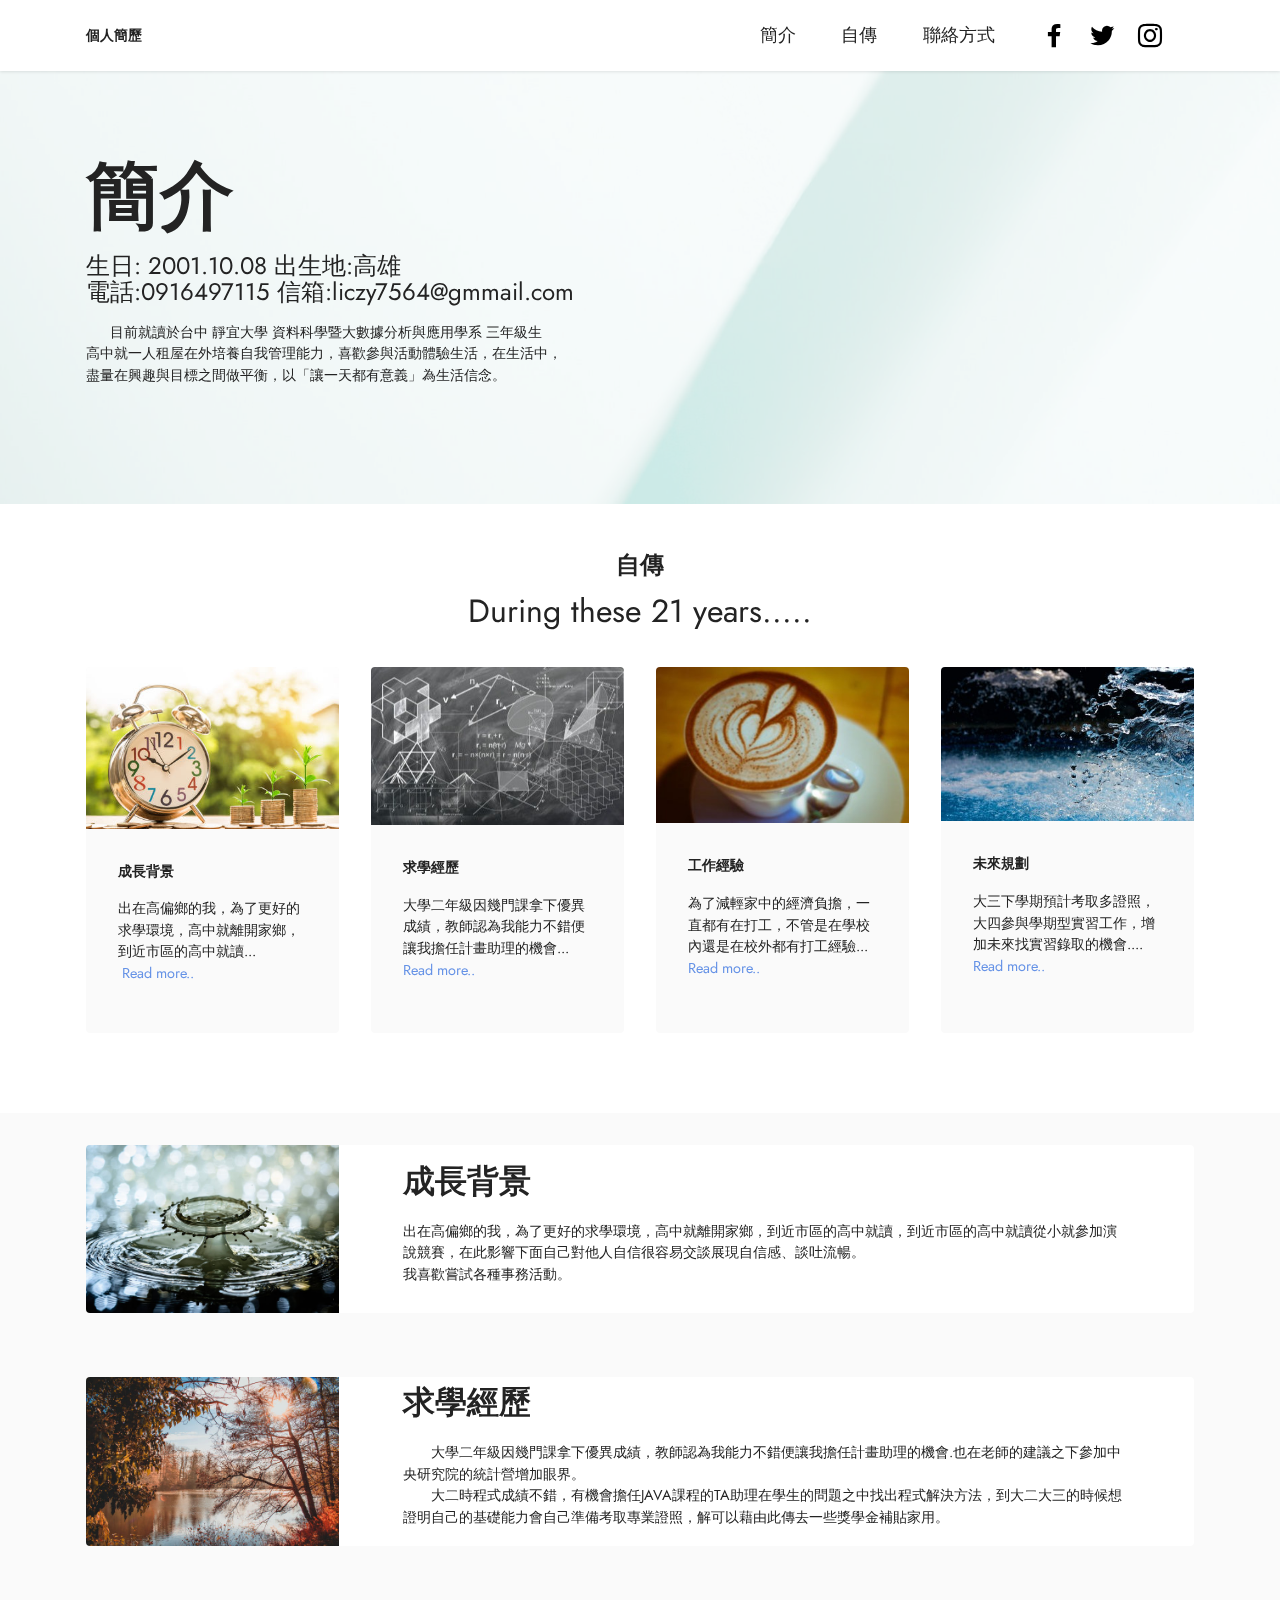
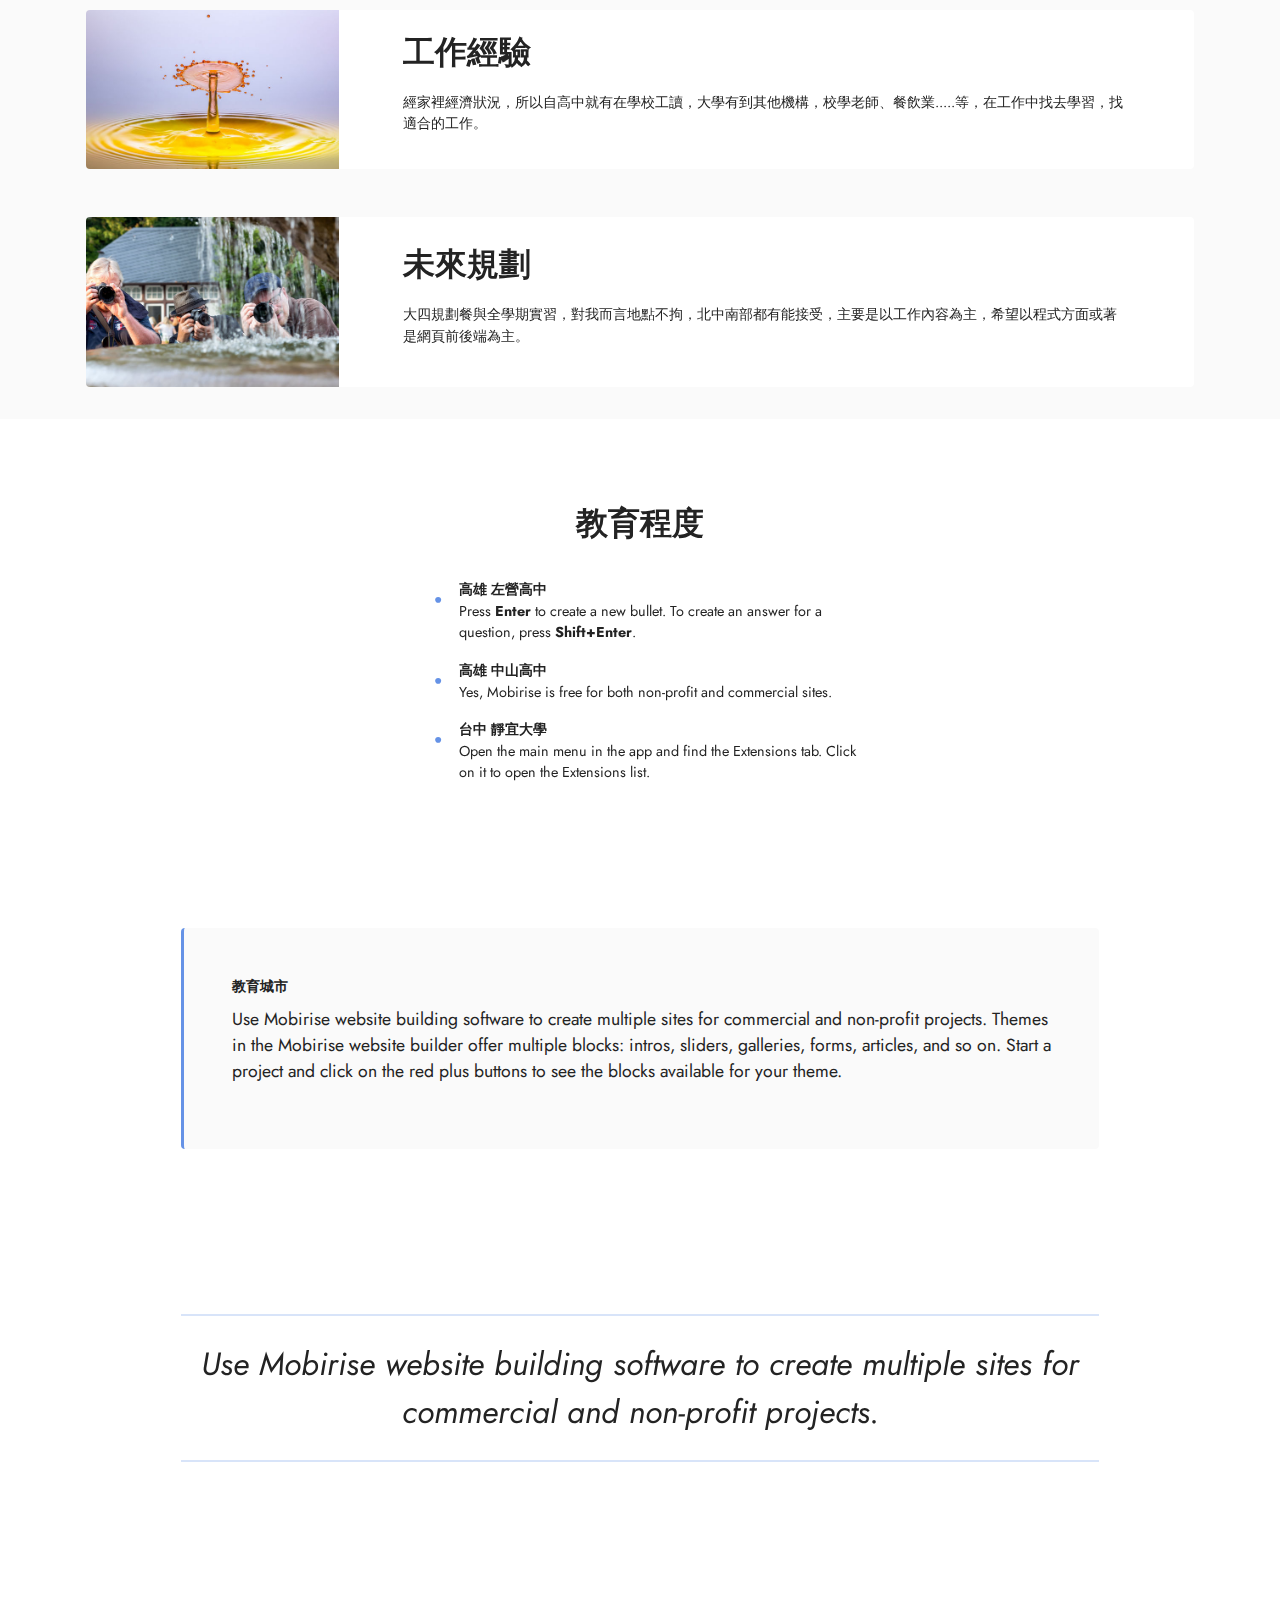
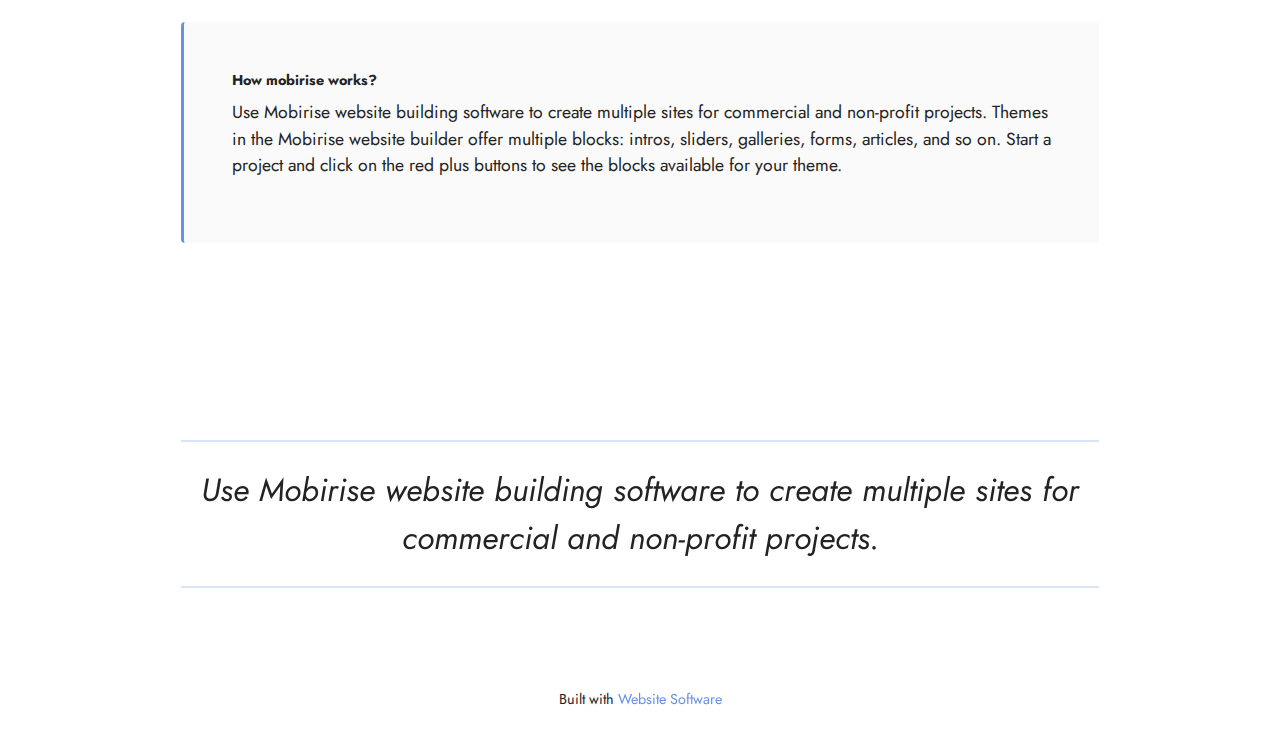
<file: index.html>
<!DOCTYPE html>
<html  >
<head>
  <!-- Site made with Mobirise Website Builder v5.8.4, https://mobirise.com -->
  <meta charset="UTF-8">
  <meta http-equiv="X-UA-Compatible" content="IE=edge">
  <meta name="generator" content="Mobirise v5.8.4, mobirise.com">
  <meta name="viewport" content="width=device-width, initial-scale=1, minimum-scale=1">
  <link rel="shortcut icon" href="assets/images/logo.png" type="image/x-icon">
  <meta name="description" content="">
  
  
  <title>各</title>
  <link rel="stylesheet" href="assets/bootstrap/css/bootstrap.min.css">
  <link rel="stylesheet" href="assets/bootstrap/css/bootstrap-grid.min.css">
  <link rel="stylesheet" href="assets/bootstrap/css/bootstrap-reboot.min.css">
  <link rel="stylesheet" href="assets/parallax/jarallax.css">
  <link rel="stylesheet" href="assets/dropdown/css/style.css">
  <link rel="stylesheet" href="assets/socicon/css/styles.css">
  <link rel="stylesheet" href="assets/theme/css/style.css">
  <link rel="preload" href="https://fonts.googleapis.com/css?family=Jost:100,200,300,400,500,600,700,800,900,100i,200i,300i,400i,500i,600i,700i,800i,900i&display=swap" as="style" onload="this.onload=null;this.rel='stylesheet'">
  <noscript><link rel="stylesheet" href="https://fonts.googleapis.com/css?family=Jost:100,200,300,400,500,600,700,800,900,100i,200i,300i,400i,500i,600i,700i,800i,900i&display=swap"></noscript>
  <link rel="preload" as="style" href="assets/mobirise/css/mbr-additional.css"><link rel="stylesheet" href="assets/mobirise/css/mbr-additional.css" type="text/css">

  
  
  
</head>
<body>
  
  <section data-bs-version="5.1" class="menu menu3 cid-tyDa4Sj9Hs" once="menu" id="menu3-u">
    
    <nav class="navbar navbar-dropdown navbar-fixed-top navbar-expand-lg">
        <div class="container">
            <div class="navbar-brand">
                
                <span class="navbar-caption-wrap"><a class="navbar-caption text-black display-7" href="https://mobiri.se">個人簡歷</a></span>
            </div>
            <button class="navbar-toggler" type="button" data-toggle="collapse" data-bs-toggle="collapse" data-target="#navbarSupportedContent" data-bs-target="#navbarSupportedContent" aria-controls="navbarNavAltMarkup" aria-expanded="false" aria-label="Toggle navigation">
                <div class="hamburger">
                    <span></span>
                    <span></span>
                    <span></span>
                    <span></span>
                </div>
            </button>
            <div class="collapse navbar-collapse" id="navbarSupportedContent">
                <ul class="navbar-nav nav-dropdown nav-right" data-app-modern-menu="true"><li class="nav-item"><a class="nav-link link text-black display-4" href="https://mobiri.se">簡介</a></li>
                    <li class="nav-item"><a class="nav-link link text-black display-4" href="https://mobiri.se">自傳</a></li>
                    <li class="nav-item"><a class="nav-link link text-black display-4" href="https://mobiri.se">聯絡方式</a>
                    </li></ul>
                <div class="icons-menu">
                    <a class="iconfont-wrapper" href="https://mobiri.se" target="_blank">
                        <span class="p-2 mbr-iconfont socicon-facebook socicon"></span>
                    </a>
                    <a class="iconfont-wrapper" href="https://mobiri.se" target="_blank">
                        <span class="p-2 mbr-iconfont socicon-twitter socicon"></span>
                    </a>
                    <a class="iconfont-wrapper" href="https://mobiri.se" target="_blank">
                        <span class="p-2 mbr-iconfont socicon-instagram socicon"></span>
                    </a>
                    
                </div>
                
            </div>
        </div>
    </nav>
</section>

<section data-bs-version="5.1" class="header2 cid-tyDa8mKtp3 mbr-parallax-background" id="header2-v">

    

    
    <div class="mbr-overlay" style="opacity: 0.8; background-color: rgb(255, 255, 255);"></div>

    <div class="container">
        <div class="row">
            <div class="col-12 col-lg-7">
                <h1 class="mbr-section-title mbr-fonts-style mb-3 display-1"><strong>簡介</strong></h1>
                <h2 class="mbr-section-subtitle mbr-fonts-style mb-3 display-2">生日: 2001.10.08   出生地:高雄
<div>電話:0916497115   信箱:liczy7564@gmmail.com</div></h2>
                <p class="mbr-text mbr-fonts-style display-7">&nbsp; &nbsp; &nbsp; 目前就讀於台中 靜宜大學 資料科學暨大數據分析與應用學系 三年級生<br>高中就一人租屋在外培養自我管理能力，喜歡參與活動體驗生活，在生活中，<br>盡量在興趣與目標之間做平衡，以「讓一天都有意義」為生活信念。<br><br></p>
                
            </div>
        </div>
    </div>
</section>

<section data-bs-version="5.1" class="gallery3 cid-tyDaleEtCm" id="gallery3-w">
    
    
    <div class="container">
        <div class="mbr-section-head">
            <h4 class="mbr-section-title mbr-fonts-style align-center mb-0 display-2"><strong>自傳</strong></h4>
            <h5 class="mbr-section-subtitle mbr-fonts-style align-center mb-0 mt-2 display-5">During these 21 years.....</h5>
        </div>
        <div class="row mt-4">
            <div class="item features-image сol-12 col-md-6 col-lg-3">
                <div class="item-wrapper">
                    <div class="item-img">
                        <img src="assets/images/mbr-384x246.jpg" alt="Mobirise Website Builder">
                    </div>
                    <div class="item-content">
                        <h5 class="item-title mbr-fonts-style display-7"><strong>成長背景&nbsp;</strong></h5>
                        
                        <p class="mbr-text mbr-fonts-style mt-3 display-7">
                            出在高偏鄉的我，為了更好的求學環境，高中就離開家鄉，到近市區的高中就讀...<br>&nbsp;<a href="index.html#video4-z" class="text-primary">Read more..</a></p>
                    </div>
                    
                </div>
            </div>
            <div class="item features-image сol-12 col-md-6 col-lg-3">
                <div class="item-wrapper">
                    <div class="item-img">
                        <img src="assets/images/mbr-384x215.jpeg" alt="Mobirise Website Builder">
                    </div>
                    <div class="item-content">
                        <h5 class="item-title mbr-fonts-style display-7"><strong>求學經歷&nbsp;</strong></h5>
                        
                        <p class="mbr-text mbr-fonts-style mt-3 display-7">
                            大學二年級因幾門課拿下優異成績，教師認為我能力不錯便讓我擔任計畫助理的機會...<br><a href="index.html#video5-17" class="text-primary">Read more..</a></p>
                    </div>
                    
                </div>
            </div>
            <div class="item features-image сol-12 col-md-6 col-lg-3">
                <div class="item-wrapper">
                    <div class="item-img">
                        <img src="assets/images/mbr-5-384x256.jpeg" alt="Mobirise Website Builder">
                    </div>
                    <div class="item-content">
                        <h5 class="item-title mbr-fonts-style display-7"><strong>工作經驗&nbsp;</strong></h5>
                        
                        <p class="mbr-text mbr-fonts-style mt-3 display-7">為了減輕家中的經濟負擔，一直都有在打工，不管是在學校內還是在校外都有打工經驗...<br><a href="index.html#video4-15" class="text-primary">Read more..</a></p>
                    </div>
                    
                </div>
            </div>
            <div class="item features-image сol-12 col-md-6 col-lg-3">
                <div class="item-wrapper">
                    <div class="item-img">
                        <img src="assets/images/mbr-384x254.jpeg" alt="Mobirise Website Builder" title="">
                    </div>
                    <div class="item-content">
                        <h5 class="item-title mbr-fonts-style display-7"><strong>未來規劃&nbsp;</strong></h5>
                        
                        <p class="mbr-text mbr-fonts-style mt-3 display-7">
                            大三下學期預計考取多證照，大四參與學期型實習工作，增加未來找實習錄取的機會.... <a href="index.html#video5-18" class="text-primary">Read more..</a></p>
                    </div>
                    
                </div>
            </div>
        </div>
    </div>
</section>

<section data-bs-version="5.1" class="team2 cid-tzUjbdeYjE" xmlns="http://www.w3.org/1999/html" id="team2-1m">
    

    
    
    <div class="container">
        <div class="card">
            <div class="card-wrapper">
                <div class="row align-items-center">
                    <div class="col-12 col-md-3">
                        <div class="image-wrapper">
                            <img src="assets/images/mbr-596x397.jpg" alt="Mobirise Website Builder">
                        </div>
                    </div>
                    <div class="col-12 col-md">
                        <div class="card-box">
                            <h5 class="card-title mbr-fonts-style m-0 mb-3 display-5">
                                <strong>成長背景</strong>
                            </h5>
                            
                            <p class="mbr-text mbr-fonts-style display-7">出在高偏鄉的我，為了更好的求學環境，高中就離開家鄉，到近市區的高中就讀，到近市區的高中就讀從小就參加演說競賽，在此影響下面自己對他人自信很容易交談展現自信感、談吐流暢。
<br>我喜歡嘗試各種事務活動。</p>
                            
                        </div>
                    </div>
                </div>
            </div>
        </div>
        
        
    </div>
</section>

<section data-bs-version="5.1" class="team2 cid-tzUjaSnHWs" xmlns="http://www.w3.org/1999/html" id="team2-1l">
    

    
    
    <div class="container">
        <div class="card">
            <div class="card-wrapper">
                <div class="row align-items-center">
                    <div class="col-12 col-md-3">
                        <div class="image-wrapper">
                            <img src="assets/images/mbr-1-596x397.jpg" alt="Mobirise Website Builder">
                        </div>
                    </div>
                    <div class="col-12 col-md">
                        <div class="card-box">
                            <h5 class="card-title mbr-fonts-style m-0 mb-3 display-5">
                                <strong>求學經歷</strong>
                            </h5>
                            
                            <p class="mbr-text mbr-fonts-style display-7">&nbsp; &nbsp; &nbsp; &nbsp;大學二年級因幾門課拿下優異成績，教師認為我能力不錯便讓我擔任計畫助理的機會.也在老師的建議之下參加中央研究院的統計營增加眼界。
<br>&nbsp; &nbsp; &nbsp; &nbsp;大二時程式成績不錯，有機會擔任JAVA課程的TA助理在學生的問題之中找出程式解決方法，到大二大三的時候想證明自己的基礎能力會自己準備考取專業證照，解可以藉由此傳去一些獎學金補貼家用。&nbsp;</p>
                            
                        </div>
                    </div>
                </div>
            </div>
        </div>
        
        
    </div>
</section>

<section data-bs-version="5.1" class="team2 cid-tzUhYs9e0y" xmlns="http://www.w3.org/1999/html" id="team2-1j">
    

    
    
    <div class="container">
        <div class="card">
            <div class="card-wrapper">
                <div class="row align-items-center">
                    <div class="col-12 col-md-3">
                        <div class="image-wrapper">
                            <img src="assets/images/mbr-596x375.jpg" alt="Mobirise Website Builder">
                        </div>
                    </div>
                    <div class="col-12 col-md">
                        <div class="card-box">
                            <h5 class="card-title mbr-fonts-style m-0 mb-3 display-5">
                                <strong>工作經驗</strong>
                            </h5>
                            
                            <p class="mbr-text mbr-fonts-style display-7">
                                經家裡經濟狀況，所以自高中就有在學校工讀，大學有到其他機構，校學老師、餐飲業.....等，在工作中找去學習，找適合的工作。
                            </p>
                            
                        </div>
                    </div>
                </div>
            </div>
        </div>
        
        
    </div>
</section>

<section data-bs-version="5.1" class="team2 cid-tzUjaldTai" xmlns="http://www.w3.org/1999/html" id="team2-1k">
    

    
    
    <div class="container">
        <div class="card">
            <div class="card-wrapper">
                <div class="row align-items-center">
                    <div class="col-12 col-md-3">
                        <div class="image-wrapper">
                            <img src="assets/images/mbr-596x401.jpg" alt="Mobirise Website Builder">
                        </div>
                    </div>
                    <div class="col-12 col-md">
                        <div class="card-box">
                            <h5 class="card-title mbr-fonts-style m-0 mb-3 display-5">
                                <strong>未來規劃</strong>
                            </h5>
                            
                            <p class="mbr-text mbr-fonts-style display-7">
                                大四規劃餐與全學期實習，對我而言地點不拘，北中南部都有能接受，主要是以工作內容為主，希望以程式方面或著是網頁前後端為主。
                            </p>
                            
                        </div>
                    </div>
                </div>
            </div>
        </div>
        
        
    </div>
</section>

<section data-bs-version="5.1" class="content13 cid-tzhTGe5RrM" id="content13-1b">
    

    
    
    <div class="container">
        <div class="row justify-content-center">
            <div class="col-md-12 col-lg-10">
                <h3 class="mbr-section-title mbr-fonts-style mb-4 display-5">
                    <strong>教育程度</strong>
                </h3>
            </div>
        </div>
        <div class="row justify-content-center">
            <div class="col-md-12 col-lg-10">
                <div class="row justify-content-center">
                    <div class="col-12 col-lg-6">
                        <ul class="list mbr-fonts-style display-7">
                            <li><strong>高雄 左營高中</strong><br>Press <strong>Enter </strong>to create a new
                                bullet. To
                                create an answer for a question, press <strong>Shift+Enter</strong>.</li>
                            <li><strong>高雄 中山高中</strong><br>Yes, Mobirise is free for both
                                non-profit
                                and commercial sites.</li>
                            <li><strong>台中 靜宜大學</strong><br>Open the main menu in the app and find the
                                Extensions
                                tab. Click on it to open the Extensions list.</li>
                        </ul>
                    </div>
                    
                </div>
            </div>
        </div>
    </div>
</section>

<section data-bs-version="5.1" class="content7 cid-tzhTHF6zhf" id="content7-1c">
    
    <div class="container">
        <div class="row justify-content-center">
            <div class="col-12 col-md-10">
                <blockquote>
                <h5 class="mbr-section-title mbr-fonts-style mb-2 display-7"><strong>教育城市</strong></h5>
                <p class="mbr-text mbr-fonts-style display-4">Use Mobirise website building software to create multiple sites for commercial and non-profit projects. Themes in the Mobirise website builder offer multiple blocks: intros, sliders, galleries, forms, articles, and so on. Start a project and click on the red plus buttons to see the blocks available for your theme.</p></blockquote>
            </div>
        </div>
    </div>
</section>

<section data-bs-version="5.1" class="content6 cid-tzhTIpDzl0" id="content6-1d">
    
    <div class="container">
        <div class="row justify-content-center">
            <div class="col-md-12 col-lg-10">
                <hr class="line">
                <p class="mbr-text align-center mbr-fonts-style my-4 display-5">
                    <em>Use Mobirise website building software to create multiple sites for commercial and non-profit projects.</em>
                </p>
                <hr class="line">
            </div>
        </div>
    </div>
</section>

<section data-bs-version="5.1" class="content7 cid-tzhTIAsg18" id="content7-1e">
    
    <div class="container">
        <div class="row justify-content-center">
            <div class="col-12 col-md-10">
                <blockquote>
                <h5 class="mbr-section-title mbr-fonts-style mb-2 display-7"><strong>How mobirise works?</strong></h5>
                <p class="mbr-text mbr-fonts-style display-4">Use Mobirise website building software to create multiple sites for commercial and non-profit projects. Themes in the Mobirise website builder offer multiple blocks: intros, sliders, galleries, forms, articles, and so on. Start a project and click on the red plus buttons to see the blocks available for your theme.</p></blockquote>
            </div>
        </div>
    </div>
</section>

<section data-bs-version="5.1" class="content6 cid-tzhTIRSiTU" id="content6-1f">
    
    <div class="container">
        <div class="row justify-content-center">
            <div class="col-md-12 col-lg-10">
                <hr class="line">
                <p class="mbr-text align-center mbr-fonts-style my-4 display-5">
                    <em>Use Mobirise website building software to create multiple sites for commercial and non-profit projects.</em>
                </p>
                <hr class="line">
            </div>
        </div>
    </div>
</section><section class="display-7" style="padding: 0;align-items: center;justify-content: center;flex-wrap: wrap;    align-content: center;display: flex;position: relative;height: 4rem;"><a href="https://mobiri.se/2974945" style="flex: 1 1;height: 4rem;position: absolute;width: 100%;z-index: 1;"><img alt="" style="height: 4rem;" src="[data-uri]"></a><p style="margin: 0;text-align: center;" class="display-7">Built with &#8204;</p><a style="z-index:1" href="https://mobirise.com"> Website Software</a></section><script src="assets/bootstrap/js/bootstrap.bundle.min.js"></script>  <script src="assets/parallax/jarallax.js"></script>  <script src="assets/smoothscroll/smooth-scroll.js"></script>  <script src="assets/ytplayer/index.js"></script>  <script src="assets/dropdown/js/navbar-dropdown.js"></script>  <script src="assets/theme/js/script.js"></script>  
  
  
</body>
</html>
</file>
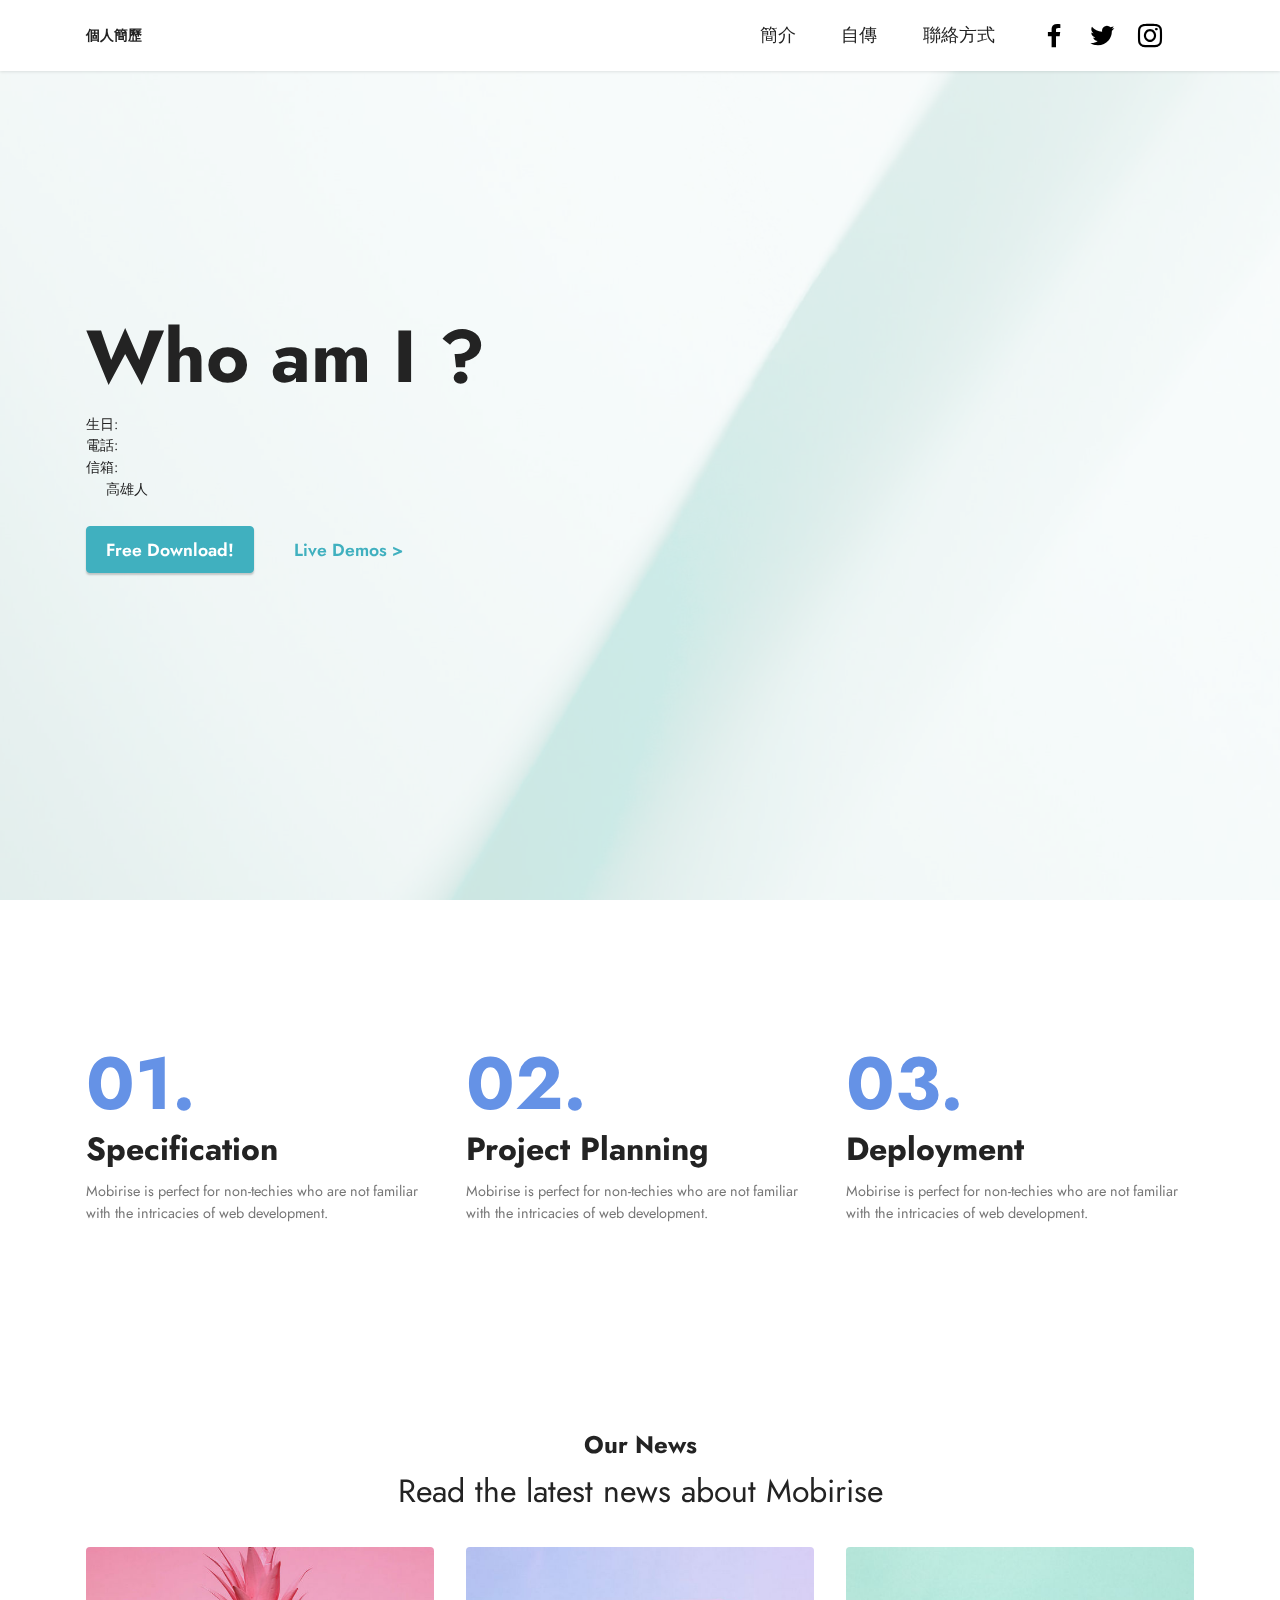
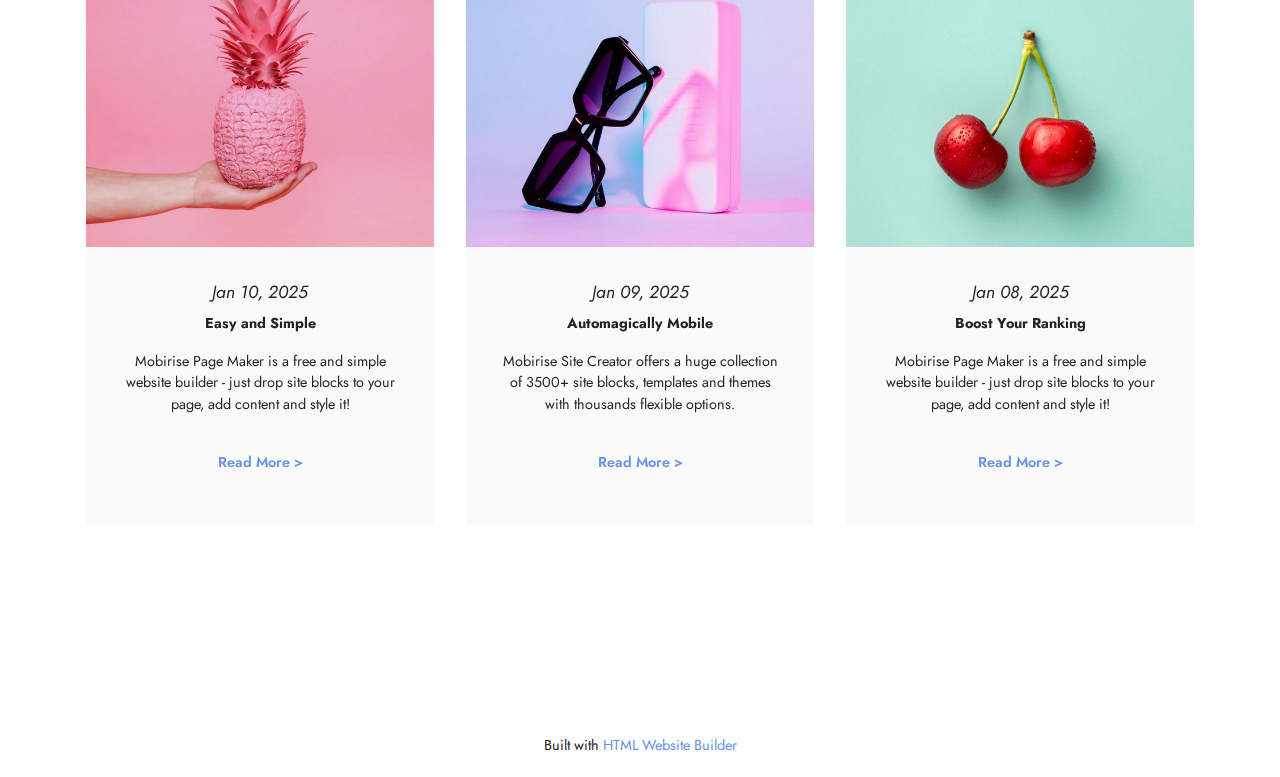
<file: page1.html>
<!DOCTYPE html>
<html  >
<head>
  <!-- Site made with Mobirise Website Builder v5.8.4, https://mobirise.com -->
  <meta charset="UTF-8">
  <meta http-equiv="X-UA-Compatible" content="IE=edge">
  <meta name="generator" content="Mobirise v5.8.4, mobirise.com">
  <meta name="viewport" content="width=device-width, initial-scale=1, minimum-scale=1">
  <link rel="shortcut icon" href="assets/images/logo.png" type="image/x-icon">
  <meta name="description" content="">
  
  
  <title>Page 1</title>
  <link rel="stylesheet" href="assets/bootstrap/css/bootstrap.min.css">
  <link rel="stylesheet" href="assets/bootstrap/css/bootstrap-grid.min.css">
  <link rel="stylesheet" href="assets/bootstrap/css/bootstrap-reboot.min.css">
  <link rel="stylesheet" href="assets/parallax/jarallax.css">
  <link rel="stylesheet" href="assets/dropdown/css/style.css">
  <link rel="stylesheet" href="assets/socicon/css/styles.css">
  <link rel="stylesheet" href="assets/theme/css/style.css">
  <link rel="preload" href="https://fonts.googleapis.com/css?family=Jost:100,200,300,400,500,600,700,800,900,100i,200i,300i,400i,500i,600i,700i,800i,900i&display=swap" as="style" onload="this.onload=null;this.rel='stylesheet'">
  <noscript><link rel="stylesheet" href="https://fonts.googleapis.com/css?family=Jost:100,200,300,400,500,600,700,800,900,100i,200i,300i,400i,500i,600i,700i,800i,900i&display=swap"></noscript>
  <link rel="preload" as="style" href="assets/mobirise/css/mbr-additional.css"><link rel="stylesheet" href="assets/mobirise/css/mbr-additional.css" type="text/css">

  
  
  
</head>
<body>
  
  <section data-bs-version="5.1" class="header2 cid-tyD31TwY5B mbr-fullscreen mbr-parallax-background" id="header2-o">

    

    
    <div class="mbr-overlay" style="opacity: 0.8; background-color: rgb(255, 255, 255);"></div>

    <div class="container">
        <div class="row">
            <div class="col-12 col-lg-7">
                <h1 class="mbr-section-title mbr-fonts-style mb-3 display-1"><strong>Who am I ?</strong></h1>
                
                <p class="mbr-text mbr-fonts-style display-7">生日:<br>電話:<br>信箱:&nbsp; &nbsp;&nbsp;<br>&nbsp; &nbsp; &nbsp;高雄人</p>
                <div class="mbr-section-btn mt-3"><a class="btn btn-success display-4" href="https://mobiri.se">Free Download!</a>
                    <a class="btn btn-success-outline display-4" href="https://mobiri.se">Live Demos &gt;</a></div>
            </div>
        </div>
    </div>
</section>

<section data-bs-version="5.1" class="features23 cid-tyD7rCikns" id="features23-p">

    

    
    
    <div class="container">
        <div class="card-wrapper">
            <div class="card-box align-left">
                
                
                
            </div>
        </div>
        <!-- col-12 col-md-6 col-lg-4 -->
        <div class="row justify-content-center content-row mt-4">
            <div class="card p-4 p-md-3 col-md-6 col-lg-4">
                <div class="card-box">
                    <div class="title">
                        <span class="num mbr-fonts-style display-1"><strong>01.</strong></span>
                    </div>
                    <h4 class="card-title mbr-fonts-style display-5">
                        <strong>Specification</strong>
                    </h4>
                    <p class="mbr-text card-text mbr-fonts-style display-7">
                        Mobirise is perfect for non-techies who are not familiar with the intricacies of web
                        development.
                    </p>
                </div>
            </div>
            <div class="card p-4 p-md-3 col-md-6 col-lg-4">
                <div class="card-box">
                    <div class="title">
                        <span class="num mbr-fonts-style display-1"><strong>02.</strong></span>
                    </div>
                    <h4 class="card-title mbr-fonts-style display-5">
                        <strong>Project Planning</strong>
                    </h4>
                    <p class="mbr-text card-text mbr-fonts-style display-7">
                        Mobirise is perfect for non-techies who are not familiar with the intricacies of web
                        development.
                    </p>
                </div>
            </div>
            <div class="card p-4 p-md-3 col-md-6 col-lg-4">
                <div class="card-box">
                    <div class="title">
                        <span class="num mbr-fonts-style display-1"><strong>03.</strong></span>
                    </div>
                    <h4 class="card-title mbr-fonts-style display-5">
                        <strong>Deployment</strong>
                    </h4>
                    <p class="mbr-text card-text mbr-fonts-style display-7">
                        Mobirise is perfect for non-techies who are not familiar with the intricacies of web
                        development.
                    </p>
                </div>
            </div>
            
            
            
            
            
        </div>
    </div>
</section>

<section data-bs-version="5.1" class="content3 cid-tyD8txWRDt" id="content3-r">
    
    
    <div class="container">
        <div class="mbr-section-head">
            <h4 class="mbr-section-title mbr-fonts-style align-center mb-0 display-2"><strong>Our News</strong></h4>
            <h5 class="mbr-section-subtitle mbr-fonts-style align-center mb-0 mt-2 display-5">Read the latest news about Mobirise</h5>
        </div>
        <div class="row mt-4">
            <div class="item features-image сol-12 col-md-6 col-lg-4">
                <div class="item-wrapper">
                    <div class="item-img">
                        <img src="assets/images/product5.jpg" alt="Mobirise Website Builder" title="">
                    </div>
                    <div class="item-content">
                        <h5 class="item-title mbr-fonts-style display-4"><em>Jan 10, 2025</em></h5>
                        <h6 class="item-subtitle mbr-fonts-style mt-1 display-7"><strong>Easy and Simple</strong></h6>
                        <p class="mbr-text mbr-fonts-style mt-3 display-7">Mobirise Page Maker is a free and simple
                            website builder - just drop site blocks to your page, add content and style it!</p>
                    </div>
                    <div class="mbr-section-btn item-footer mt-2"><a href="" class="btn item-btn btn-primary-outline display-7" target="_blank">Read More &gt;</a></div>
                </div>
            </div>
            <div class="item features-image сol-12 col-md-6 col-lg-4">
                <div class="item-wrapper">
                    <div class="item-img">
                        <img src="assets/images/product4.jpg" alt="Mobirise Website Builder" title="">
                    </div>
                    <div class="item-content">
                        <h5 class="item-title mbr-fonts-style display-4"><em>Jan 09, 2025</em></h5>
                        <h6 class="item-subtitle mbr-fonts-style mt-1 display-7"><strong>Automagically Mobile</strong>
                        </h6>
                        <p class="mbr-text mbr-fonts-style mt-3 display-7">Mobirise Site Creator offers a huge
                            collection of 3500+ site blocks, templates and themes with thousands flexible options. <br>
                        </p>
                    </div>
                    <div class="mbr-section-btn item-footer mt-2"><a href="" class="btn item-btn btn-primary-outline display-7" target="_blank">Read More &gt;</a></div>
                </div>
            </div>
            <div class="item features-image сol-12 col-md-6 col-lg-4">
                <div class="item-wrapper">
                    <div class="item-img">
                        <img src="assets/images/product3.jpg" alt="Mobirise Website Builder" title="">
                    </div>
                    <div class="item-content">
                        <h5 class="item-title mbr-fonts-style display-4"><em>Jan 08, 2025</em></h5>
                        <h6 class="item-subtitle mbr-fonts-style mt-1 display-7"><strong>Boost Your Ranking</strong></h6>
                        <p class="mbr-text mbr-fonts-style mt-3 display-7">Mobirise Page Maker is a free and simple
                            website builder - just drop site blocks to your page, add content and style it!</p>
                    </div>
                    <div class="mbr-section-btn item-footer mt-2"><a href="" class="btn item-btn btn-primary-outline display-7" target="_blank">Read More &gt;</a></div>
                </div>
            </div>

        </div>
    </div>
</section>

<section data-bs-version="5.1" class="menu menu3 cid-tyDa4Sj9Hs" once="menu" id="menu3-u">
    
    <nav class="navbar navbar-dropdown navbar-fixed-top navbar-expand-lg">
        <div class="container">
            <div class="navbar-brand">
                
                <span class="navbar-caption-wrap"><a class="navbar-caption text-black display-7" href="https://mobiri.se">個人簡歷</a></span>
            </div>
            <button class="navbar-toggler" type="button" data-toggle="collapse" data-bs-toggle="collapse" data-target="#navbarSupportedContent" data-bs-target="#navbarSupportedContent" aria-controls="navbarNavAltMarkup" aria-expanded="false" aria-label="Toggle navigation">
                <div class="hamburger">
                    <span></span>
                    <span></span>
                    <span></span>
                    <span></span>
                </div>
            </button>
            <div class="collapse navbar-collapse" id="navbarSupportedContent">
                <ul class="navbar-nav nav-dropdown nav-right" data-app-modern-menu="true"><li class="nav-item"><a class="nav-link link text-black display-4" href="https://mobiri.se">簡介</a></li>
                    <li class="nav-item"><a class="nav-link link text-black display-4" href="https://mobiri.se">自傳</a></li>
                    <li class="nav-item"><a class="nav-link link text-black display-4" href="https://mobiri.se">聯絡方式</a>
                    </li></ul>
                <div class="icons-menu">
                    <a class="iconfont-wrapper" href="https://mobiri.se" target="_blank">
                        <span class="p-2 mbr-iconfont socicon-facebook socicon"></span>
                    </a>
                    <a class="iconfont-wrapper" href="https://mobiri.se" target="_blank">
                        <span class="p-2 mbr-iconfont socicon-twitter socicon"></span>
                    </a>
                    <a class="iconfont-wrapper" href="https://mobiri.se" target="_blank">
                        <span class="p-2 mbr-iconfont socicon-instagram socicon"></span>
                    </a>
                    
                </div>
                
            </div>
        </div>
    </nav>
</section><section class="display-7" style="padding: 0;align-items: center;justify-content: center;flex-wrap: wrap;    align-content: center;display: flex;position: relative;height: 4rem;"><a href="https://mobiri.se/2974945" style="flex: 1 1;height: 4rem;position: absolute;width: 100%;z-index: 1;"><img alt="" style="height: 4rem;" src="[data-uri]"></a><p style="margin: 0;text-align: center;" class="display-7">Built with &#8204;</p><a style="z-index:1" href="https://mobirise.com/html-builder.html">HTML Website Builder</a></section><script src="assets/bootstrap/js/bootstrap.bundle.min.js"></script>  <script src="assets/parallax/jarallax.js"></script>  <script src="assets/smoothscroll/smooth-scroll.js"></script>  <script src="assets/ytplayer/index.js"></script>  <script src="assets/dropdown/js/navbar-dropdown.js"></script>  <script src="assets/theme/js/script.js"></script>  
  
  
</body>
</html>
</file>
<file: assets/parallax/jarallax.css>
.jarallax {
    position: relative;
    z-index: 0;
}
.jarallax > .jarallax-img {
    position: absolute;
    object-fit: cover;
    /* support for plugin https://github.com/bfred-it/object-fit-images */
    font-family: 'object-fit: cover;';
    top: 0;
    left: 0;
    width: 100%;
    height: 100%;
    z-index: -1;
}
</file>
<file: assets/dropdown/css/style.css>
.navbar-dropdown {
  left: 0;
  padding: 0;
  position: absolute;
  right: 0;
  top: 0;
  transition: all 0.45s ease;
  z-index: 1030;
  background: #282828; }
  .navbar-dropdown .navbar-logo {
    margin-right: 0.8rem;
    transition: margin 0.3s ease-in-out;
    vertical-align: middle; }
    .navbar-dropdown .navbar-logo img {
      height: 3.125rem;
      transition: all 0.3s ease-in-out; }
    .navbar-dropdown .navbar-logo.mbr-iconfont {
      font-size: 3.125rem;
      line-height: 3.125rem; }
  .navbar-dropdown .navbar-caption {
    font-weight: 700;
    white-space: normal;
    vertical-align: -4px;
    line-height: 3.125rem !important; }
    .navbar-dropdown .navbar-caption, .navbar-dropdown .navbar-caption:hover {
      color: inherit;
      text-decoration: none; }
  .navbar-dropdown .mbr-iconfont + .navbar-caption {
    vertical-align: -1px; }
  .navbar-dropdown.navbar-fixed-top {
    position: fixed; }
  .navbar-dropdown .navbar-brand span {
    vertical-align: -4px; }
  .navbar-dropdown.bg-color.transparent {
    background: none; }
  .navbar-dropdown.navbar-short .navbar-brand {
    padding: 0.625rem 0; }
    .navbar-dropdown.navbar-short .navbar-brand span {
      vertical-align: -1px; }
  .navbar-dropdown.navbar-short .navbar-caption {
    line-height: 2.375rem !important;
    vertical-align: -2px; }
  .navbar-dropdown.navbar-short .navbar-logo {
    margin-right: 0.5rem; }
    .navbar-dropdown.navbar-short .navbar-logo img {
      height: 2.375rem; }
    .navbar-dropdown.navbar-short .navbar-logo.mbr-iconfont {
      font-size: 2.375rem;
      line-height: 2.375rem; }
  .navbar-dropdown.navbar-short .mbr-table-cell {
    height: 3.625rem; }
  .navbar-dropdown .navbar-close {
    left: 0.6875rem;
    position: fixed;
    top: 0.75rem;
    z-index: 1000; }
  .navbar-dropdown .hamburger-icon {
    content: "";
    display: inline-block;
    vertical-align: middle;
    width: 16px;
    -webkit-box-shadow: 0 -6px 0 1px #282828,0 0 0 1px #282828,0 6px 0 1px #282828;
    -moz-box-shadow: 0 -6px 0 1px #282828,0 0 0 1px #282828,0 6px 0 1px #282828;
    box-shadow: 0 -6px 0 1px #282828,0 0 0 1px #282828,0 6px 0 1px #282828; }

.dropdown-menu .dropdown-toggle[data-toggle="dropdown-submenu"]::after {
  border-bottom: 0.35em solid transparent;
  border-left: 0.35em solid;
  border-right: 0;
  border-top: 0.35em solid transparent;
  margin-left: 0.3rem; }

.dropdown-menu .dropdown-item:focus {
  outline: 0; }

.nav-dropdown {
  font-size: 0.75rem;
  font-weight: 500;
  height: auto !important; }
  .nav-dropdown .nav-btn {
    padding-left: 1rem; }
  .nav-dropdown .link {
    margin: .667em 1.667em;
    font-weight: 500;
    padding: 0;
    transition: color .2s ease-in-out; }
    .nav-dropdown .link.dropdown-toggle {
      margin-right: 2.583em; }
      .nav-dropdown .link.dropdown-toggle::after {
        margin-left: .25rem;
        border-top: 0.35em solid;
        border-right: 0.35em solid transparent;
        border-left: 0.35em solid transparent;
        border-bottom: 0; }
      .nav-dropdown .link.dropdown-toggle[aria-expanded="true"] {
        margin: 0;
        padding: 0.667em 3.263em  0.667em 1.667em; }
  .nav-dropdown .link::after,
  .nav-dropdown .dropdown-item::after {
    color: inherit; }
  .nav-dropdown .btn {
    font-size: 0.75rem;
    font-weight: 700;
    letter-spacing: 0;
    margin-bottom: 0;
    padding-left: 1.25rem;
    padding-right: 1.25rem; }
  .nav-dropdown .dropdown-menu {
    border-radius: 0;
    border: 0;
    left: 0;
    margin: 0;
    padding-bottom: 1.25rem;
    padding-top: 1.25rem;
    position: relative; }
  .nav-dropdown .dropdown-submenu {
    margin-left: 0.125rem;
    top: 0; }
  .nav-dropdown .dropdown-item {
    font-weight: 500;
    line-height: 2;
    padding: 0.3846em 4.615em 0.3846em 1.5385em;
    position: relative;
    transition: color .2s ease-in-out, background-color .2s ease-in-out; }
    .nav-dropdown .dropdown-item::after {
      margin-top: -0.3077em;
      position: absolute;
      right: 1.1538em;
      top: 50%; }
    .nav-dropdown .dropdown-item:focus, .nav-dropdown .dropdown-item:hover {
      background: none; }

@media (max-width: 767px) {
  .nav-dropdown.navbar-toggleable-sm {
    bottom: 0;
    display: none;
    left: 0;
    overflow-x: hidden;
    position: fixed;
    top: 0;
    transform: translateX(-100%);
    -ms-transform: translateX(-100%);
    -webkit-transform: translateX(-100%);
    width: 18.75rem;
    z-index: 999; } }
.nav-dropdown.navbar-toggleable-xl {
  bottom: 0;
  display: none;
  left: 0;
  overflow-x: hidden;
  position: fixed;
  top: 0;
  transform: translateX(-100%);
  -ms-transform: translateX(-100%);
  -webkit-transform: translateX(-100%);
  width: 18.75rem;
  z-index: 999; }

.nav-dropdown-sm {
  display: block !important;
  overflow-x: hidden;
  overflow: auto;
  padding-top: 3.875rem; }
  .nav-dropdown-sm::after {
    content: "";
    display: block;
    height: 3rem;
    width: 100%; }
  .nav-dropdown-sm.collapse.in ~ .navbar-close {
    display: block !important; }
  .nav-dropdown-sm.collapsing, .nav-dropdown-sm.collapse.in {
    transform: translateX(0);
    -ms-transform: translateX(0);
    -webkit-transform: translateX(0);
    transition: all 0.25s ease-out;
    -webkit-transition: all 0.25s ease-out;
    background: #282828; }
  .nav-dropdown-sm.collapsing[aria-expanded="false"] {
    transform: translateX(-100%);
    -ms-transform: translateX(-100%);
    -webkit-transform: translateX(-100%); }
  .nav-dropdown-sm .nav-item {
    display: block;
    margin-left: 0 !important;
    padding-left: 0; }
  .nav-dropdown-sm .link,
  .nav-dropdown-sm .dropdown-item {
    border-top: 1px dotted rgba(255, 255, 255, 0.1);
    font-size: 0.8125rem;
    line-height: 1.6;
    margin: 0 !important;
    padding: 0.875rem 2.4rem 0.875rem 1.5625rem !important;
    position: relative;
    white-space: normal; }
    .nav-dropdown-sm .link:focus, .nav-dropdown-sm .link:hover,
    .nav-dropdown-sm .dropdown-item:focus,
    .nav-dropdown-sm .dropdown-item:hover {
      background: rgba(0, 0, 0, 0.2) !important;
      color: #c0a375; }
  .nav-dropdown-sm .nav-btn {
    position: relative;
    padding: 1.5625rem 1.5625rem 0 1.5625rem; }
    .nav-dropdown-sm .nav-btn::before {
      border-top: 1px dotted rgba(255, 255, 255, 0.1);
      content: "";
      left: 0;
      position: absolute;
      top: 0;
      width: 100%; }
    .nav-dropdown-sm .nav-btn + .nav-btn {
      padding-top: 0.625rem; }
      .nav-dropdown-sm .nav-btn + .nav-btn::before {
        display: none; }
  .nav-dropdown-sm .btn {
    padding: 0.625rem 0; }
  .nav-dropdown-sm .dropdown-toggle[data-toggle="dropdown-submenu"]::after {
    margin-left: .25rem;
    border-top: 0.35em solid;
    border-right: 0.35em solid transparent;
    border-left: 0.35em solid transparent;
    border-bottom: 0; }
  .nav-dropdown-sm .dropdown-toggle[data-toggle="dropdown-submenu"][aria-expanded="true"]::after {
    border-top: 0;
    border-right: 0.35em solid transparent;
    border-left: 0.35em solid transparent;
    border-bottom: 0.35em solid; }
  .nav-dropdown-sm .dropdown-menu {
    margin: 0;
    padding: 0;
    position: relative;
    top: 0;
    left: 0;
    width: 100%;
    border: 0;
    float: none;
    border-radius: 0;
    background: none; }
  .nav-dropdown-sm .dropdown-submenu {
    left: 100%;
    margin-left: 0.125rem;
    margin-top: -1.25rem;
    top: 0; }

.navbar-toggleable-sm .nav-dropdown .dropdown-menu {
  position: absolute; }

.navbar-toggleable-sm .nav-dropdown .dropdown-submenu {
  left: 100%;
  margin-left: 0.125rem;
  margin-top: -1.25rem;
  top: 0; }

.navbar-toggleable-sm.opened .nav-dropdown .dropdown-menu {
  position: relative; }

.navbar-toggleable-sm.opened .nav-dropdown .dropdown-submenu {
  left: 0;
  margin-left: 00rem;
  margin-top: 0rem;
  top: 0; }

.is-builder .nav-dropdown.collapsing {
  transition: none !important; }
</file>
<file: assets/socicon/css/styles.css>
@charset "UTF-8";

@font-face {
  font-family: 'Socicon';
  src:  url('../fonts/socicon.eot');
  src:  url('../fonts/socicon.eot?#iefix') format('embedded-opentype'),
    url('../fonts/socicon.woff2') format('woff2'),
    url('../fonts/socicon.ttf') format('truetype'),
    url('../fonts/socicon.woff') format('woff'),
    url('../fonts/socicon.svg#socicon') format('svg');
  font-weight: normal;
  font-style: normal;
  font-display: swap;
}

[data-icon]:before {
  font-family: "socicon" !important;
  content: attr(data-icon);
  font-style: normal !important;
  font-weight: normal !important;
  font-variant: normal !important;
  text-transform: none !important;
  speak: none;
  line-height: 1;
  -webkit-font-smoothing: antialiased;
  -moz-osx-font-smoothing: grayscale;
}

[class^="socicon-"], [class*=" socicon-"] {
  /* use !important to prevent issues with browser extensions that change fonts */
  font-family: 'Socicon' !important;
  speak: none;
  font-style: normal;
  font-weight: normal;
  font-variant: normal;
  text-transform: none;
  line-height: 1;

  /* Better Font Rendering =========== */
  -webkit-font-smoothing: antialiased;
  -moz-osx-font-smoothing: grayscale;
}

.socicon-eitaa:before {
  content: "\e97c";
}
.socicon-soroush:before {
  content: "\e97d";
}
.socicon-bale:before {
  content: "\e97e";
}
.socicon-zazzle:before {
  content: "\e97b";
}
.socicon-society6:before {
  content: "\e97a";
}
.socicon-redbubble:before {
  content: "\e979";
}
.socicon-avvo:before {
  content: "\e978";
}
.socicon-stitcher:before {
  content: "\e977";
}
.socicon-googlehangouts:before {
  content: "\e974";
}
.socicon-dlive:before {
  content: "\e975";
}
.socicon-vsco:before {
  content: "\e976";
}
.socicon-flipboard:before {
  content: "\e973";
}
.socicon-ubuntu:before {
  content: "\e958";
}
.socicon-artstation:before {
  content: "\e959";
}
.socicon-invision:before {
  content: "\e95a";
}
.socicon-torial:before {
  content: "\e95b";
}
.socicon-collectorz:before {
  content: "\e95c";
}
.socicon-seenthis:before {
  content: "\e95d";
}
.socicon-googleplaymusic:before {
  content: "\e95e";
}
.socicon-debian:before {
  content: "\e95f";
}
.socicon-filmfreeway:before {
  content: "\e960";
}
.socicon-gnome:before {
  content: "\e961";
}
.socicon-itchio:before {
  content: "\e962";
}
.socicon-jamendo:before {
  content: "\e963";
}
.socicon-mix:before {
  content: "\e964";
}
.socicon-sharepoint:before {
  content: "\e965";
}
.socicon-tinder:before {
  content: "\e966";
}
.socicon-windguru:before {
  content: "\e967";
}
.socicon-cdbaby:before {
  content: "\e968";
}
.socicon-elementaryos:before {
  content: "\e969";
}
.socicon-stage32:before {
  content: "\e96a";
}
.socicon-tiktok:before {
  content: "\e96b";
}
.socicon-gitter:before {
  content: "\e96c";
}
.socicon-letterboxd:before {
  content: "\e96d";
}
.socicon-threema:before {
  content: "\e96e";
}
.socicon-splice:before {
  content: "\e96f";
}
.socicon-metapop:before {
  content: "\e970";
}
.socicon-naver:before {
  content: "\e971";
}
.socicon-remote:before {
  content: "\e972";
}
.socicon-internet:before {
  content: "\e957";
}
.socicon-moddb:before {
  content: "\e94b";
}
.socicon-indiedb:before {
  content: "\e94c";
}
.socicon-traxsource:before {
  content: "\e94d";
}
.socicon-gamefor:before {
  content: "\e94e";
}
.socicon-pixiv:before {
  content: "\e94f";
}
.socicon-myanimelist:before {
  content: "\e950";
}
.socicon-blackberry:before {
  content: "\e951";
}
.socicon-wickr:before {
  content: "\e952";
}
.socicon-spip:before {
  content: "\e953";
}
.socicon-napster:before {
  content: "\e954";
}
.socicon-beatport:before {
  content: "\e955";
}
.socicon-hackerone:before {
  content: "\e956";
}
.socicon-hackernews:before {
  content: "\e946";
}
.socicon-smashwords:before {
  content: "\e947";
}
.socicon-kobo:before {
  content: "\e948";
}
.socicon-bookbub:before {
  content: "\e949";
}
.socicon-mailru:before {
  content: "\e94a";
}
.socicon-gitlab:before {
  content: "\e945";
}
.socicon-instructables:before {
  content: "\e944";
}
.socicon-portfolio:before {
  content: "\e943";
}
.socicon-codered:before {
  content: "\e940";
}
.socicon-origin:before {
  content: "\e941";
}
.socicon-nextdoor:before {
  content: "\e942";
}
.socicon-udemy:before {
  content: "\e93f";
}
.socicon-livemaster:before {
  content: "\e93e";
}
.socicon-crunchbase:before {
  content: "\e93b";
}
.socicon-homefy:before {
  content: "\e93c";
}
.socicon-calendly:before {
  content: "\e93d";
}
.socicon-realtor:before {
  content: "\e90f";
}
.socicon-tidal:before {
  content: "\e910";
}
.socicon-qobuz:before {
  content: "\e911";
}
.socicon-natgeo:before {
  content: "\e912";
}
.socicon-mastodon:before {
  content: "\e913";
}
.socicon-unsplash:before {
  content: "\e914";
}
.socicon-homeadvisor:before {
  content: "\e915";
}
.socicon-angieslist:before {
  content: "\e916";
}
.socicon-codepen:before {
  content: "\e917";
}
.socicon-slack:before {
  content: "\e918";
}
.socicon-openaigym:before {
  content: "\e919";
}
.socicon-logmein:before {
  content: "\e91a";
}
.socicon-fiverr:before {
  content: "\e91b";
}
.socicon-gotomeeting:before {
  content: "\e91c";
}
.socicon-aliexpress:before {
  content: "\e91d";
}
.socicon-guru:before {
  content: "\e91e";
}
.socicon-appstore:before {
  content: "\e91f";
}
.socicon-homes:before {
  content: "\e920";
}
.socicon-zoom:before {
  content: "\e921";
}
.socicon-alibaba:before {
  content: "\e922";
}
.socicon-craigslist:before {
  content: "\e923";
}
.socicon-wix:before {
  content: "\e924";
}
.socicon-redfin:before {
  content: "\e925";
}
.socicon-googlecalendar:before {
  content: "\e926";
}
.socicon-shopify:before {
  content: "\e927";
}
.socicon-freelancer:before {
  content: "\e928";
}
.socicon-seedrs:before {
  content: "\e929";
}
.socicon-bing:before {
  content: "\e92a";
}
.socicon-doodle:before {
  content: "\e92b";
}
.socicon-bonanza:before {
  content: "\e92c";
}
.socicon-squarespace:before {
  content: "\e92d";
}
.socicon-toptal:before {
  content: "\e92e";
}
.socicon-gust:before {
  content: "\e92f";
}
.socicon-ask:before {
  content: "\e930";
}
.socicon-trulia:before {
  content: "\e931";
}
.socicon-loomly:before {
  content: "\e932";
}
.socicon-ghost:before {
  content: "\e933";
}
.socicon-upwork:before {
  content: "\e934";
}
.socicon-fundable:before {
  content: "\e935";
}
.socicon-booking:before {
  content: "\e936";
}
.socicon-googlemaps:before {
  content: "\e937";
}
.socicon-zillow:before {
  content: "\e938";
}
.socicon-niconico:before {
  content: "\e939";
}
.socicon-toneden:before {
  content: "\e93a";
}
.socicon-augment:before {
  content: "\e908";
}
.socicon-bitbucket:before {
  content: "\e909";
}
.socicon-fyuse:before {
  content: "\e90a";
}
.socicon-yt-gaming:before {
  content: "\e90b";
}
.socicon-sketchfab:before {
  content: "\e90c";
}
.socicon-mobcrush:before {
  content: "\e90d";
}
.socicon-microsoft:before {
  content: "\e90e";
}
.socicon-pandora:before {
  content: "\e907";
}
.socicon-messenger:before {
  content: "\e906";
}
.socicon-gamewisp:before {
  content: "\e905";
}
.socicon-bloglovin:before {
  content: "\e904";
}
.socicon-tunein:before {
  content: "\e903";
}
.socicon-gamejolt:before {
  content: "\e901";
}
.socicon-trello:before {
  content: "\e902";
}
.socicon-spreadshirt:before {
  content: "\e900";
}
.socicon-500px:before {
  content: "\e000";
}
.socicon-8tracks:before {
  content: "\e001";
}
.socicon-airbnb:before {
  content: "\e002";
}
.socicon-alliance:before {
  content: "\e003";
}
.socicon-amazon:before {
  content: "\e004";
}
.socicon-amplement:before {
  content: "\e005";
}
.socicon-android:before {
  content: "\e006";
}
.socicon-angellist:before {
  content: "\e007";
}
.socicon-apple:before {
  content: "\e008";
}
.socicon-appnet:before {
  content: "\e009";
}
.socicon-baidu:before {
  content: "\e00a";
}
.socicon-bandcamp:before {
  content: "\e00b";
}
.socicon-battlenet:before {
  content: "\e00c";
}
.socicon-mixer:before {
  content: "\e00d";
}
.socicon-bebee:before {
  content: "\e00e";
}
.socicon-bebo:before {
  content: "\e00f";
}
.socicon-behance:before {
  content: "\e010";
}
.socicon-blizzard:before {
  content: "\e011";
}
.socicon-blogger:before {
  content: "\e012";
}
.socicon-buffer:before {
  content: "\e013";
}
.socicon-chrome:before {
  content: "\e014";
}
.socicon-coderwall:before {
  content: "\e015";
}
.socicon-curse:before {
  content: "\e016";
}
.socicon-dailymotion:before {
  content: "\e017";
}
.socicon-deezer:before {
  content: "\e018";
}
.socicon-delicious:before {
  content: "\e019";
}
.socicon-deviantart:before {
  content: "\e01a";
}
.socicon-diablo:before {
  content: "\e01b";
}
.socicon-digg:before {
  content: "\e01c";
}
.socicon-discord:before {
  content: "\e01d";
}
.socicon-disqus:before {
  content: "\e01e";
}
.socicon-douban:before {
  content: "\e01f";
}
.socicon-draugiem:before {
  content: "\e020";
}
.socicon-dribbble:before {
  content: "\e021";
}
.socicon-drupal:before {
  content: "\e022";
}
.socicon-ebay:before {
  content: "\e023";
}
.socicon-ello:before {
  content: "\e024";
}
.socicon-endomodo:before {
  content: "\e025";
}
.socicon-envato:before {
  content: "\e026";
}
.socicon-etsy:before {
  content: "\e027";
}
.socicon-facebook:before {
  content: "\e028";
}
.socicon-feedburner:before {
  content: "\e029";
}
.socicon-filmweb:before {
  content: "\e02a";
}
.socicon-firefox:before {
  content: "\e02b";
}
.socicon-flattr:before {
  content: "\e02c";
}
.socicon-flickr:before {
  content: "\e02d";
}
.socicon-formulr:before {
  content: "\e02e";
}
.socicon-forrst:before {
  content: "\e02f";
}
.socicon-foursquare:before {
  content: "\e030";
}
.socicon-friendfeed:before {
  content: "\e031";
}
.socicon-github:before {
  content: "\e032";
}
.socicon-goodreads:before {
  content: "\e033";
}
.socicon-google:before {
  content: "\e034";
}
.socicon-googlescholar:before {
  content: "\e035";
}
.socicon-googlegroups:before {
  content: "\e036";
}
.socicon-googlephotos:before {
  content: "\e037";
}
.socicon-googleplus:before {
  content: "\e038";
}
.socicon-grooveshark:before {
  content: "\e039";
}
.socicon-hackerrank:before {
  content: "\e03a";
}
.socicon-hearthstone:before {
  content: "\e03b";
}
.socicon-hellocoton:before {
  content: "\e03c";
}
.socicon-heroes:before {
  content: "\e03d";
}
.socicon-smashcast:before {
  content: "\e03e";
}
.socicon-horde:before {
  content: "\e03f";
}
.socicon-houzz:before {
  content: "\e040";
}
.socicon-icq:before {
  content: "\e041";
}
.socicon-identica:before {
  content: "\e042";
}
.socicon-imdb:before {
  content: "\e043";
}
.socicon-instagram:before {
  content: "\e044";
}
.socicon-issuu:before {
  content: "\e045";
}
.socicon-istock:before {
  content: "\e046";
}
.socicon-itunes:before {
  content: "\e047";
}
.socicon-keybase:before {
  content: "\e048";
}
.socicon-lanyrd:before {
  content: "\e049";
}
.socicon-lastfm:before {
  content: "\e04a";
}
.socicon-line:before {
  content: "\e04b";
}
.socicon-linkedin:before {
  content: "\e04c";
}
.socicon-livejournal:before {
  content: "\e04d";
}
.socicon-lyft:before {
  content: "\e04e";
}
.socicon-macos:before {
  content: "\e04f";
}
.socicon-mail:before {
  content: "\e050";
}
.socicon-medium:before {
  content: "\e051";
}
.socicon-meetup:before {
  content: "\e052";
}
.socicon-mixcloud:before {
  content: "\e053";
}
.socicon-modelmayhem:before {
  content: "\e054";
}
.socicon-mumble:before {
  content: "\e055";
}
.socicon-myspace:before {
  content: "\e056";
}
.socicon-newsvine:before {
  content: "\e057";
}
.socicon-nintendo:before {
  content: "\e058";
}
.socicon-npm:before {
  content: "\e059";
}
.socicon-odnoklassniki:before {
  content: "\e05a";
}
.socicon-openid:before {
  content: "\e05b";
}
.socicon-opera:before {
  content: "\e05c";
}
.socicon-outlook:before {
  content: "\e05d";
}
.socicon-overwatch:before {
  content: "\e05e";
}
.socicon-patreon:before {
  content: "\e05f";
}
.socicon-paypal:before {
  content: "\e060";
}
.socicon-periscope:before {
  content: "\e061";
}
.socicon-persona:before {
  content: "\e062";
}
.socicon-pinterest:before {
  content: "\e063";
}
.socicon-play:before {
  content: "\e064";
}
.socicon-player:before {
  content: "\e065";
}
.socicon-playstation:before {
  content: "\e066";
}
.socicon-pocket:before {
  content: "\e067";
}
.socicon-qq:before {
  content: "\e068";
}
.socicon-quora:before {
  content: "\e069";
}
.socicon-raidcall:before {
  content: "\e06a";
}
.socicon-ravelry:before {
  content: "\e06b";
}
.socicon-reddit:before {
  content: "\e06c";
}
.socicon-renren:before {
  content: "\e06d";
}
.socicon-researchgate:before {
  content: "\e06e";
}
.socicon-residentadvisor:before {
  content: "\e06f";
}
.socicon-reverbnation:before {
  content: "\e070";
}
.socicon-rss:before {
  content: "\e071";
}
.socicon-sharethis:before {
  content: "\e072";
}
.socicon-skype:before {
  content: "\e073";
}
.socicon-slideshare:before {
  content: "\e074";
}
.socicon-smugmug:before {
  content: "\e075";
}
.socicon-snapchat:before {
  content: "\e076";
}
.socicon-songkick:before {
  content: "\e077";
}
.socicon-soundcloud:before {
  content: "\e078";
}
.socicon-spotify:before {
  content: "\e079";
}
.socicon-stackexchange:before {
  content: "\e07a";
}
.socicon-stackoverflow:before {
  content: "\e07b";
}
.socicon-starcraft:before {
  content: "\e07c";
}
.socicon-stayfriends:before {
  content: "\e07d";
}
.socicon-steam:before {
  content: "\e07e";
}
.socicon-storehouse:before {
  content: "\e07f";
}
.socicon-strava:before {
  content: "\e080";
}
.socicon-streamjar:before {
  content: "\e081";
}
.socicon-stumbleupon:before {
  content: "\e082";
}
.socicon-swarm:before {
  content: "\e083";
}
.socicon-teamspeak:before {
  content: "\e084";
}
.socicon-teamviewer:before {
  content: "\e085";
}
.socicon-technorati:before {
  content: "\e086";
}
.socicon-telegram:before {
  content: "\e087";
}
.socicon-tripadvisor:before {
  content: "\e088";
}
.socicon-tripit:before {
  content: "\e089";
}
.socicon-triplej:before {
  content: "\e08a";
}
.socicon-tumblr:before {
  content: "\e08b";
}
.socicon-twitch:before {
  content: "\e08c";
}
.socicon-twitter:before {
  content: "\e08d";
}
.socicon-uber:before {
  content: "\e08e";
}
.socicon-ventrilo:before {
  content: "\e08f";
}
.socicon-viadeo:before {
  content: "\e090";
}
.socicon-viber:before {
  content: "\e091";
}
.socicon-viewbug:before {
  content: "\e092";
}
.socicon-vimeo:before {
  content: "\e093";
}
.socicon-vine:before {
  content: "\e094";
}
.socicon-vkontakte:before {
  content: "\e095";
}
.socicon-warcraft:before {
  content: "\e096";
}
.socicon-wechat:before {
  content: "\e097";
}
.socicon-weibo:before {
  content: "\e098";
}
.socicon-whatsapp:before {
  content: "\e099";
}
.socicon-wikipedia:before {
  content: "\e09a";
}
.socicon-windows:before {
  content: "\e09b";
}
.socicon-wordpress:before {
  content: "\e09c";
}
.socicon-wykop:before {
  content: "\e09d";
}
.socicon-xbox:before {
  content: "\e09e";
}
.socicon-xing:before {
  content: "\e09f";
}
.socicon-yahoo:before {
  content: "\e0a0";
}
.socicon-yammer:before {
  content: "\e0a1";
}
.socicon-yandex:before {
  content: "\e0a2";
}
.socicon-yelp:before {
  content: "\e0a3";
}
.socicon-younow:before {
  content: "\e0a4";
}
.socicon-youtube:before {
  content: "\e0a5";
}
.socicon-zapier:before {
  content: "\e0a6";
}
.socicon-zerply:before {
  content: "\e0a7";
}
.socicon-zomato:before {
  content: "\e0a8";
}
.socicon-zynga:before {
  content: "\e0a9";
}
</file>
<file: assets/theme/css/style.css>
@charset "UTF-8";
section {
  background-color: #ffffff;
}

body {
  font-style: normal;
  line-height: 1.5;
  font-weight: 400;
  color: #232323;
  position: relative;
}

button {
  background-color: transparent;
  border-color: transparent;
}

section,
.container,
.container-fluid {
  position: relative;
  word-wrap: break-word;
}

a.mbr-iconfont:hover {
  text-decoration: none;
}

.article .lead p,
.article .lead ul,
.article .lead ol,
.article .lead pre,
.article .lead blockquote {
  margin-bottom: 0;
}

a {
  font-style: normal;
  font-weight: 400;
  cursor: pointer;
}
a, a:hover {
  text-decoration: none;
}

.mbr-section-title {
  font-style: normal;
  line-height: 1.3;
}

.mbr-section-subtitle {
  line-height: 1.3;
}

.mbr-text {
  font-style: normal;
  line-height: 1.7;
}

h1,
h2,
h3,
h4,
h5,
h6,
.display-1,
.display-2,
.display-4,
.display-5,
.display-7,
span,
p,
a {
  line-height: 1;
  word-break: break-word;
  word-wrap: break-word;
  font-weight: 400;
}

b,
strong {
  font-weight: bold;
}

input:-webkit-autofill, input:-webkit-autofill:hover, input:-webkit-autofill:focus, input:-webkit-autofill:active {
  transition-delay: 9999s;
  -webkit-transition-property: background-color, color;
  transition-property: background-color, color;
}

textarea[type=hidden] {
  display: none;
}

section {
  background-position: 50% 50%;
  background-repeat: no-repeat;
  background-size: cover;
}
section .mbr-background-video,
section .mbr-background-video-preview {
  position: absolute;
  bottom: 0;
  left: 0;
  right: 0;
  top: 0;
}

.hidden {
  visibility: hidden;
}

.mbr-z-index20 {
  z-index: 20;
}

/*! Base colors */
.mbr-white {
  color: #ffffff;
}

.mbr-black {
  color: #111111;
}

.mbr-bg-white {
  background-color: #ffffff;
}

.mbr-bg-black {
  background-color: #000000;
}

/*! Text-aligns */
.align-left {
  text-align: left;
}

.align-center {
  text-align: center;
}

.align-right {
  text-align: right;
}

/*! Font-weight  */
.mbr-light {
  font-weight: 300;
}

.mbr-regular {
  font-weight: 400;
}

.mbr-semibold {
  font-weight: 500;
}

.mbr-bold {
  font-weight: 700;
}

/*! Media  */
.media-content {
  flex-basis: 100%;
}

.media-container-row {
  display: flex;
  flex-direction: row;
  flex-wrap: wrap;
  justify-content: center;
  align-content: center;
  align-items: start;
}
.media-container-row .media-size-item {
  width: 400px;
}

.media-container-column {
  display: flex;
  flex-direction: column;
  flex-wrap: wrap;
  justify-content: center;
  align-content: center;
  align-items: stretch;
}
.media-container-column > * {
  width: 100%;
}

@media (min-width: 992px) {
  .media-container-row {
    flex-wrap: nowrap;
  }
}
figure {
  margin-bottom: 0;
  overflow: hidden;
}

figure[mbr-media-size] {
  transition: width 0.1s;
}

img,
iframe {
  display: block;
  width: 100%;
}

.card {
  background-color: transparent;
  border: none;
}

.card-box {
  width: 100%;
}

.card-img {
  text-align: center;
  flex-shrink: 0;
  -webkit-flex-shrink: 0;
}

.media {
  max-width: 100%;
  margin: 0 auto;
}

.mbr-figure {
  align-self: center;
}

.media-container > div {
  max-width: 100%;
}

.mbr-figure img,
.card-img img {
  width: 100%;
}

@media (max-width: 991px) {
  .media-size-item {
    width: auto !important;
  }

  .media {
    width: auto;
  }

  .mbr-figure {
    width: 100% !important;
  }
}
/*! Buttons */
.mbr-section-btn {
  margin-left: -0.6rem;
  margin-right: -0.6rem;
  font-size: 0;
}

.btn {
  font-weight: 600;
  border-width: 1px;
  font-style: normal;
  margin: 0.6rem 0.6rem;
  white-space: normal;
  transition: all 0.2s ease-in-out;
  display: inline-flex;
  align-items: center;
  justify-content: center;
  word-break: break-word;
}

.btn-sm {
  font-weight: 600;
  letter-spacing: 0px;
  transition: all 0.3s ease-in-out;
}

.btn-md {
  font-weight: 600;
  letter-spacing: 0px;
  transition: all 0.3s ease-in-out;
}

.btn-lg {
  font-weight: 600;
  letter-spacing: 0px;
  transition: all 0.3s ease-in-out;
}

.btn-form {
  margin: 0;
}
.btn-form:hover {
  cursor: pointer;
}

nav .mbr-section-btn {
  margin-left: 0rem;
  margin-right: 0rem;
}

/*! Btn icon margin */
.btn .mbr-iconfont,
.btn.btn-sm .mbr-iconfont {
  order: 1;
  cursor: pointer;
  margin-left: 0.5rem;
  vertical-align: sub;
}

.btn.btn-md .mbr-iconfont,
.btn.btn-md .mbr-iconfont {
  margin-left: 0.8rem;
}

.mbr-regular {
  font-weight: 400;
}

.mbr-semibold {
  font-weight: 500;
}

.mbr-bold {
  font-weight: 700;
}

[type=submit] {
  -webkit-appearance: none;
}

/*! Full-screen */
.mbr-fullscreen .mbr-overlay {
  min-height: 100vh;
}

.mbr-fullscreen {
  display: flex;
  display: -moz-flex;
  display: -ms-flex;
  display: -o-flex;
  align-items: center;
  min-height: 100vh;
  padding-top: 3rem;
  padding-bottom: 3rem;
}

/*! Map */
.map {
  height: 25rem;
  position: relative;
}
.map iframe {
  width: 100%;
  height: 100%;
}

/*! Scroll to top arrow */
.mbr-arrow-up {
  bottom: 25px;
  right: 90px;
  position: fixed;
  text-align: right;
  z-index: 5000;
  color: #ffffff;
  font-size: 22px;
}

.mbr-arrow-up a {
  background: rgba(0, 0, 0, 0.2);
  border-radius: 50%;
  color: #fff;
  display: inline-block;
  height: 60px;
  width: 60px;
  border: 2px solid #fff;
  outline-style: none !important;
  position: relative;
  text-decoration: none;
  transition: all 0.3s ease-in-out;
  cursor: pointer;
  text-align: center;
}
.mbr-arrow-up a:hover {
  background-color: rgba(0, 0, 0, 0.4);
}
.mbr-arrow-up a i {
  line-height: 60px;
}

.mbr-arrow-up-icon {
  display: block;
  color: #fff;
}

.mbr-arrow-up-icon::before {
  content: "›";
  display: inline-block;
  font-family: serif;
  font-size: 22px;
  line-height: 1;
  font-style: normal;
  position: relative;
  top: 6px;
  left: -4px;
  transform: rotate(-90deg);
}

/*! Arrow Down */
.mbr-arrow {
  position: absolute;
  bottom: 45px;
  left: 50%;
  width: 60px;
  height: 60px;
  cursor: pointer;
  background-color: rgba(80, 80, 80, 0.5);
  border-radius: 50%;
  transform: translateX(-50%);
}
@media (max-width: 767px) {
  .mbr-arrow {
    display: none;
  }
}
.mbr-arrow > a {
  display: inline-block;
  text-decoration: none;
  outline-style: none;
  -webkit-animation: arrowdown 1.7s ease-in-out infinite;
          animation: arrowdown 1.7s ease-in-out infinite;
  color: #ffffff;
}
.mbr-arrow > a > i {
  position: absolute;
  top: -2px;
  left: 15px;
  font-size: 2rem;
}

#scrollToTop a i::before {
  content: "";
  position: absolute;
  display: block;
  border-bottom: 2.5px solid #fff;
  border-left: 2.5px solid #fff;
  width: 27.8%;
  height: 27.8%;
  left: 50%;
  top: 51%;
  transform: translateY(-30%) translateX(-50%) rotate(135deg);
}

@keyframes arrowdown {
  0% {
    transform: translateY(0px);
  }
  50% {
    transform: translateY(-5px);
  }
  100% {
    transform: translateY(0px);
  }
}
@-webkit-keyframes arrowdown {
  0% {
    transform: translateY(0px);
  }
  50% {
    transform: translateY(-5px);
  }
  100% {
    transform: translateY(0px);
  }
}
@media (max-width: 500px) {
  .mbr-arrow-up {
    left: 0;
    right: 0;
    text-align: center;
  }
}
/*Gradients animation*/
@keyframes gradient-animation {
  from {
    background-position: 0% 100%;
    -webkit-animation-timing-function: ease-in-out;
            animation-timing-function: ease-in-out;
  }
  to {
    background-position: 100% 0%;
    -webkit-animation-timing-function: ease-in-out;
            animation-timing-function: ease-in-out;
  }
}
@-webkit-keyframes gradient-animation {
  from {
    background-position: 0% 100%;
    -webkit-animation-timing-function: ease-in-out;
            animation-timing-function: ease-in-out;
  }
  to {
    background-position: 100% 0%;
    -webkit-animation-timing-function: ease-in-out;
            animation-timing-function: ease-in-out;
  }
}
.bg-gradient {
  background-size: 200% 200%;
  animation: gradient-animation 5s infinite alternate;
  -webkit-animation: gradient-animation 5s infinite alternate;
}

.menu .navbar-brand {
  display: -webkit-flex;
}
.menu .navbar-brand span {
  display: flex;
  display: -webkit-flex;
}
.menu .navbar-brand .navbar-caption-wrap {
  display: -webkit-flex;
}
.menu .navbar-brand .navbar-logo img {
  display: -webkit-flex;
  width: auto;
}
@media (min-width: 768px) and (max-width: 991px) {
  .menu .navbar-toggleable-sm .navbar-nav {
    display: -ms-flexbox;
  }
}
@media (max-width: 991px) {
  .menu .navbar-collapse {
    max-height: 93.5vh;
  }
  .menu .navbar-collapse.show {
    overflow: auto;
  }
}
@media (min-width: 992px) {
  .menu .navbar-nav.nav-dropdown {
    display: -webkit-flex;
  }
  .menu .navbar-toggleable-sm .navbar-collapse {
    display: -webkit-flex !important;
  }
  .menu .collapsed .navbar-collapse {
    max-height: 93.5vh;
  }
  .menu .collapsed .navbar-collapse.show {
    overflow: auto;
  }
}
@media (max-width: 767px) {
  .menu .navbar-collapse {
    max-height: 80vh;
  }
}

.nav-link .mbr-iconfont {
  margin-right: 0.5rem;
}

.navbar {
  display: -webkit-flex;
  -webkit-flex-wrap: wrap;
  -webkit-align-items: center;
  -webkit-justify-content: space-between;
}

.navbar-collapse {
  -webkit-flex-basis: 100%;
  -webkit-flex-grow: 1;
  -webkit-align-items: center;
}

.nav-dropdown .link {
  padding: 0.667em 1.667em !important;
  margin: 0 !important;
}

.nav {
  display: -webkit-flex;
  -webkit-flex-wrap: wrap;
}

.row {
  display: -webkit-flex;
  -webkit-flex-wrap: wrap;
}

.justify-content-center {
  -webkit-justify-content: center;
}

.form-inline {
  display: -webkit-flex;
}

.card-wrapper {
  -webkit-flex: 1;
}

.carousel-control {
  z-index: 10;
  display: -webkit-flex;
}

.carousel-controls {
  display: -webkit-flex;
}

.media {
  display: -webkit-flex;
}

.form-group:focus {
  outline: none;
}

.jq-selectbox__select {
  padding: 7px 0;
  position: relative;
}

.jq-selectbox__dropdown {
  overflow: hidden;
  border-radius: 10px;
  position: absolute;
  top: 100%;
  left: 0 !important;
  width: 100% !important;
}

.jq-selectbox__trigger-arrow {
  right: 0;
  transform: translateY(-50%);
}

.jq-selectbox li {
  padding: 1.07em 0.5em;
}

input[type=range] {
  padding-left: 0 !important;
  padding-right: 0 !important;
}

.modal-dialog,
.modal-content {
  height: 100%;
}

.modal-dialog .carousel-inner {
  height: calc(100vh - 1.75rem);
}
@media (max-width: 575px) {
  .modal-dialog .carousel-inner {
    height: calc(100vh - 1rem);
  }
}

.carousel-item {
  text-align: center;
}

.carousel-item img {
  margin: auto;
}

.navbar-toggler {
  align-self: flex-start;
  padding: 0.25rem 0.75rem;
  font-size: 1.25rem;
  line-height: 1;
  background: transparent;
  border: 1px solid transparent;
  border-radius: 0.25rem;
}

.navbar-toggler:focus,
.navbar-toggler:hover {
  text-decoration: none;
  box-shadow: none;
}

.navbar-toggler-icon {
  display: inline-block;
  width: 1.5em;
  height: 1.5em;
  vertical-align: middle;
  content: "";
  background: no-repeat center center;
  background-size: 100% 100%;
}

.navbar-toggler-left {
  position: absolute;
  left: 1rem;
}

.navbar-toggler-right {
  position: absolute;
  right: 1rem;
}

.card-img {
  width: auto;
}

.menu .navbar.collapsed:not(.beta-menu) {
  flex-direction: column;
}

.carousel-item.active,
.carousel-item-next,
.carousel-item-prev {
  display: flex;
}

.note-air-layout .dropup .dropdown-menu,
.note-air-layout .navbar-fixed-bottom .dropdown .dropdown-menu {
  bottom: initial !important;
}

html,
body {
  height: auto;
  min-height: 100vh;
}

.dropup .dropdown-toggle::after {
  display: none;
}

.form-asterisk {
  font-family: initial;
  position: absolute;
  top: -2px;
  font-weight: normal;
}

.form-control-label {
  position: relative;
  cursor: pointer;
  margin-bottom: 0.357em;
  padding: 0;
}

.alert {
  color: #ffffff;
  border-radius: 0;
  border: 0;
  font-size: 1.1rem;
  line-height: 1.5;
  margin-bottom: 1.875rem;
  padding: 1.25rem;
  position: relative;
  text-align: center;
}
.alert.alert-form::after {
  background-color: inherit;
  bottom: -7px;
  content: "";
  display: block;
  height: 14px;
  left: 50%;
  margin-left: -7px;
  position: absolute;
  transform: rotate(45deg);
  width: 14px;
}

.form-control {
  background-color: #ffffff;
  background-clip: border-box;
  color: #232323;
  line-height: 1rem !important;
  height: auto;
  padding: 0.6rem 1.2rem;
  transition: border-color 0.25s ease 0s;
  border: 1px solid transparent !important;
  border-radius: 4px;
  box-shadow: rgba(0, 0, 0, 0.07) 0px 1px 1px 0px, rgba(0, 0, 0, 0.07) 0px 1px 3px 0px, rgba(0, 0, 0, 0.03) 0px 0px 0px 1px;
}
.form-active .form-control:invalid {
  border-color: red;
}

form .row {
  margin-left: -0.6rem;
  margin-right: -0.6rem;
}
form .row [class*=col] {
  padding-left: 0.6rem;
  padding-right: 0.6rem;
}

form .mbr-section-btn {
  margin: 0;
  padding-left: 0.6rem;
  padding-right: 0.6rem;
}

form .btn {
  display: flex;
  padding: 0.6rem 1.2rem;
  margin: 0;
}

form .form-check-input {
  margin-top: 0.5;
}

textarea.form-control {
  line-height: 1.5rem !important;
}

.form-group {
  margin-bottom: 1.2rem;
}

.form-control,
form .btn {
  min-height: 48px;
}

.gdpr-block label span.textGDPR input[name=gdpr] {
  top: 7px;
}

.form-control:focus {
  box-shadow: none;
}

:focus {
  outline: none;
}

.mbr-overlay {
  background-color: #000;
  bottom: 0;
  left: 0;
  opacity: 0.5;
  position: absolute;
  right: 0;
  top: 0;
  z-index: 0;
  pointer-events: none;
}

blockquote {
  font-style: italic;
  padding: 3rem;
  font-size: 1.09rem;
  position: relative;
  border-left: 3px solid;
}

ul,
ol,
pre,
blockquote {
  margin-bottom: 2.3125rem;
}

.mt-4 {
  margin-top: 2rem !important;
}

.mb-4 {
  margin-bottom: 2rem !important;
}

@media (min-width: 992px) {
  .container {
    padding-left: 16px;
    padding-right: 16px;
  }

  .row {
    margin-left: -16px;
    margin-right: -16px;
  }
  .row > [class*=col] {
    padding-left: 16px;
    padding-right: 16px;
  }
}
@media (min-width: 768px) {
  .container-fluid {
    padding-left: 32px;
    padding-right: 32px;
  }
}
@media (min-width: 768px) and (max-width: 991px) {
  .mbr-container {
    padding-left: 32px;
    padding-right: 32px;
  }
}
@media (max-width: 767px) {
  .mbr-container {
    padding-left: 16px;
    padding-right: 16px;
  }
}
.card-wrapper,
.item-wrapper {
  overflow: hidden;
}

.app-video-wrapper > img {
  opacity: 1;
}

.item {
  position: relative;
}

.dropdown-menu .dropdown-menu {
  left: 100%;
}

.dropdown-item + .dropdown-menu {
  display: none;
}

.dropdown-item:hover + .dropdown-menu,
.dropdown-menu:hover {
  display: block;
}

@media (min-aspect-ratio: 16/9) {
  .mbr-video-foreground {
    height: 300% !important;
    top: -100% !important;
  }
}
@media (max-aspect-ratio: 16/9) {
  .mbr-video-foreground {
    width: 300% !important;
    left: -100% !important;
  }
}.engine {
	position: absolute;
	text-indent: -2400px;
	text-align: center;
	padding: 0;
	top: 0;
	left: -2400px;
}
</file>
<file: assets/mobirise/css/mbr-additional.css>
body {
  font-family: Jost;
}
.display-1 {
  font-family: 'Jost', sans-serif;
  font-size: 4.6rem;
  line-height: 1.1;
}
.display-1 > .mbr-iconfont {
  font-size: 5.75rem;
}
.display-2 {
  font-family: 'Jost', sans-serif;
  font-size: 1.5rem;
  line-height: 1.1;
}
.display-2 > .mbr-iconfont {
  font-size: 1.875rem;
}
.display-4 {
  font-family: 'Jost', sans-serif;
  font-size: 1.1rem;
  line-height: 1.5;
}
.display-4 > .mbr-iconfont {
  font-size: 1.375rem;
}
.display-5 {
  font-family: 'Jost', sans-serif;
  font-size: 2rem;
  line-height: 1.5;
}
.display-5 > .mbr-iconfont {
  font-size: 2.5rem;
}
.display-7 {
  font-family: 'Jost', sans-serif;
  font-size: 0.9rem;
  line-height: 1.5;
}
.display-7 > .mbr-iconfont {
  font-size: 1.125rem;
}
/* ---- Fluid typography for mobile devices ---- */
/* 1.4 - font scale ratio ( bootstrap == 1.42857 ) */
/* 100vw - current viewport width */
/* (48 - 20)  48 == 48rem == 768px, 20 == 20rem == 320px(minimal supported viewport) */
/* 0.65 - min scale variable, may vary */
@media (max-width: 992px) {
  .display-1 {
    font-size: 3.68rem;
  }
}
@media (max-width: 768px) {
  .display-1 {
    font-size: 3.22rem;
    font-size: calc( 2.26rem + (4.6 - 2.26) * ((100vw - 20rem) / (48 - 20)));
    line-height: calc( 1.1 * (2.26rem + (4.6 - 2.26) * ((100vw - 20rem) / (48 - 20))));
  }
  .display-2 {
    font-size: 1.2rem;
    font-size: calc( 1.175rem + (1.5 - 1.175) * ((100vw - 20rem) / (48 - 20)));
    line-height: calc( 1.3 * (1.175rem + (1.5 - 1.175) * ((100vw - 20rem) / (48 - 20))));
  }
  .display-4 {
    font-size: 0.88rem;
    font-size: calc( 1.0350000000000001rem + (1.1 - 1.0350000000000001) * ((100vw - 20rem) / (48 - 20)));
    line-height: calc( 1.4 * (1.0350000000000001rem + (1.1 - 1.0350000000000001) * ((100vw - 20rem) / (48 - 20))));
  }
  .display-5 {
    font-size: 1.6rem;
    font-size: calc( 1.35rem + (2 - 1.35) * ((100vw - 20rem) / (48 - 20)));
    line-height: calc( 1.4 * (1.35rem + (2 - 1.35) * ((100vw - 20rem) / (48 - 20))));
  }
  .display-7 {
    font-size: 0.72rem;
    font-size: calc( 0.965rem + (0.9 - 0.965) * ((100vw - 20rem) / (48 - 20)));
    line-height: calc( 1.4 * (0.965rem + (0.9 - 0.965) * ((100vw - 20rem) / (48 - 20))));
  }
}
/* Buttons */
.btn {
  padding: 0.6rem 1.2rem;
  border-radius: 4px;
}
.btn-sm {
  padding: 0.6rem 1.2rem;
  border-radius: 4px;
}
.btn-md {
  padding: 0.6rem 1.2rem;
  border-radius: 4px;
}
.btn-lg {
  padding: 1rem 2.6rem;
  border-radius: 4px;
}
.bg-primary {
  background-color: #6592e6 !important;
}
.bg-success {
  background-color: #40b0bf !important;
}
.bg-info {
  background-color: #47b5ed !important;
}
.bg-warning {
  background-color: #ffe161 !important;
}
.bg-danger {
  background-color: #ff9966 !important;
}
.btn-primary,
.btn-primary:active {
  background-color: #6592e6 !important;
  border-color: #6592e6 !important;
  color: #ffffff !important;
  box-shadow: 0 2px 2px 0 rgba(0, 0, 0, 0.2);
}
.btn-primary:hover,
.btn-primary:focus,
.btn-primary.focus,
.btn-primary.active {
  color: #ffffff !important;
  background-color: #2260d2 !important;
  border-color: #2260d2 !important;
  box-shadow: 0 2px 5px 0 rgba(0, 0, 0, 0.2);
}
.btn-primary.disabled,
.btn-primary:disabled {
  color: #ffffff !important;
  background-color: #2260d2 !important;
  border-color: #2260d2 !important;
}
.btn-secondary,
.btn-secondary:active {
  background-color: #ff6666 !important;
  border-color: #ff6666 !important;
  color: #ffffff !important;
  box-shadow: 0 2px 2px 0 rgba(0, 0, 0, 0.2);
}
.btn-secondary:hover,
.btn-secondary:focus,
.btn-secondary.focus,
.btn-secondary.active {
  color: #ffffff !important;
  background-color: #ff0f0f !important;
  border-color: #ff0f0f !important;
  box-shadow: 0 2px 5px 0 rgba(0, 0, 0, 0.2);
}
.btn-secondary.disabled,
.btn-secondary:disabled {
  color: #ffffff !important;
  background-color: #ff0f0f !important;
  border-color: #ff0f0f !important;
}
.btn-info,
.btn-info:active {
  background-color: #47b5ed !important;
  border-color: #47b5ed !important;
  color: #ffffff !important;
  box-shadow: 0 2px 2px 0 rgba(0, 0, 0, 0.2);
}
.btn-info:hover,
.btn-info:focus,
.btn-info.focus,
.btn-info.active {
  color: #ffffff !important;
  background-color: #148cca !important;
  border-color: #148cca !important;
  box-shadow: 0 2px 5px 0 rgba(0, 0, 0, 0.2);
}
.btn-info.disabled,
.btn-info:disabled {
  color: #ffffff !important;
  background-color: #148cca !important;
  border-color: #148cca !important;
}
.btn-success,
.btn-success:active {
  background-color: #40b0bf !important;
  border-color: #40b0bf !important;
  color: #ffffff !important;
  box-shadow: 0 2px 2px 0 rgba(0, 0, 0, 0.2);
}
.btn-success:hover,
.btn-success:focus,
.btn-success.focus,
.btn-success.active {
  color: #ffffff !important;
  background-color: #2a747e !important;
  border-color: #2a747e !important;
  box-shadow: 0 2px 5px 0 rgba(0, 0, 0, 0.2);
}
.btn-success.disabled,
.btn-success:disabled {
  color: #ffffff !important;
  background-color: #2a747e !important;
  border-color: #2a747e !important;
}
.btn-warning,
.btn-warning:active {
  background-color: #ffe161 !important;
  border-color: #ffe161 !important;
  color: #614f00 !important;
  box-shadow: 0 2px 2px 0 rgba(0, 0, 0, 0.2);
}
.btn-warning:hover,
.btn-warning:focus,
.btn-warning.focus,
.btn-warning.active {
  color: #0a0800 !important;
  background-color: #ffd10a !important;
  border-color: #ffd10a !important;
  box-shadow: 0 2px 5px 0 rgba(0, 0, 0, 0.2);
}
.btn-warning.disabled,
.btn-warning:disabled {
  color: #614f00 !important;
  background-color: #ffd10a !important;
  border-color: #ffd10a !important;
}
.btn-danger,
.btn-danger:active {
  background-color: #ff9966 !important;
  border-color: #ff9966 !important;
  color: #ffffff !important;
  box-shadow: 0 2px 2px 0 rgba(0, 0, 0, 0.2);
}
.btn-danger:hover,
.btn-danger:focus,
.btn-danger.focus,
.btn-danger.active {
  color: #ffffff !important;
  background-color: #ff5f0f !important;
  border-color: #ff5f0f !important;
  box-shadow: 0 2px 5px 0 rgba(0, 0, 0, 0.2);
}
.btn-danger.disabled,
.btn-danger:disabled {
  color: #ffffff !important;
  background-color: #ff5f0f !important;
  border-color: #ff5f0f !important;
}
.btn-white,
.btn-white:active {
  background-color: #fafafa !important;
  border-color: #fafafa !important;
  color: #7a7a7a !important;
  box-shadow: 0 2px 2px 0 rgba(0, 0, 0, 0.2);
}
.btn-white:hover,
.btn-white:focus,
.btn-white.focus,
.btn-white.active {
  color: #4f4f4f !important;
  background-color: #cfcfcf !important;
  border-color: #cfcfcf !important;
  box-shadow: 0 2px 5px 0 rgba(0, 0, 0, 0.2);
}
.btn-white.disabled,
.btn-white:disabled {
  color: #7a7a7a !important;
  background-color: #cfcfcf !important;
  border-color: #cfcfcf !important;
}
.btn-black,
.btn-black:active {
  background-color: #232323 !important;
  border-color: #232323 !important;
  color: #ffffff !important;
  box-shadow: 0 2px 2px 0 rgba(0, 0, 0, 0.2);
}
.btn-black:hover,
.btn-black:focus,
.btn-black.focus,
.btn-black.active {
  color: #ffffff !important;
  background-color: #000000 !important;
  border-color: #000000 !important;
  box-shadow: 0 2px 5px 0 rgba(0, 0, 0, 0.2);
}
.btn-black.disabled,
.btn-black:disabled {
  color: #ffffff !important;
  background-color: #000000 !important;
  border-color: #000000 !important;
}
.btn-primary-outline,
.btn-primary-outline:active {
  background-color: transparent !important;
  border-color: transparent;
  color: #6592e6;
}
.btn-primary-outline:hover,
.btn-primary-outline:focus,
.btn-primary-outline.focus,
.btn-primary-outline.active {
  color: #2260d2 !important;
  background-color: transparent!important;
  border-color: transparent!important;
  box-shadow: none!important;
}
.btn-primary-outline.disabled,
.btn-primary-outline:disabled {
  color: #ffffff !important;
  background-color: #6592e6 !important;
  border-color: #6592e6 !important;
}
.btn-secondary-outline,
.btn-secondary-outline:active {
  background-color: transparent !important;
  border-color: transparent;
  color: #ff6666;
}
.btn-secondary-outline:hover,
.btn-secondary-outline:focus,
.btn-secondary-outline.focus,
.btn-secondary-outline.active {
  color: #ff0f0f !important;
  background-color: transparent!important;
  border-color: transparent!important;
  box-shadow: none!important;
}
.btn-secondary-outline.disabled,
.btn-secondary-outline:disabled {
  color: #ffffff !important;
  background-color: #ff6666 !important;
  border-color: #ff6666 !important;
}
.btn-info-outline,
.btn-info-outline:active {
  background-color: transparent !important;
  border-color: transparent;
  color: #47b5ed;
}
.btn-info-outline:hover,
.btn-info-outline:focus,
.btn-info-outline.focus,
.btn-info-outline.active {
  color: #148cca !important;
  background-color: transparent!important;
  border-color: transparent!important;
  box-shadow: none!important;
}
.btn-info-outline.disabled,
.btn-info-outline:disabled {
  color: #ffffff !important;
  background-color: #47b5ed !important;
  border-color: #47b5ed !important;
}
.btn-success-outline,
.btn-success-outline:active {
  background-color: transparent !important;
  border-color: transparent;
  color: #40b0bf;
}
.btn-success-outline:hover,
.btn-success-outline:focus,
.btn-success-outline.focus,
.btn-success-outline.active {
  color: #2a747e !important;
  background-color: transparent!important;
  border-color: transparent!important;
  box-shadow: none!important;
}
.btn-success-outline.disabled,
.btn-success-outline:disabled {
  color: #ffffff !important;
  background-color: #40b0bf !important;
  border-color: #40b0bf !important;
}
.btn-warning-outline,
.btn-warning-outline:active {
  background-color: transparent !important;
  border-color: transparent;
  color: #ffe161;
}
.btn-warning-outline:hover,
.btn-warning-outline:focus,
.btn-warning-outline.focus,
.btn-warning-outline.active {
  color: #ffd10a !important;
  background-color: transparent!important;
  border-color: transparent!important;
  box-shadow: none!important;
}
.btn-warning-outline.disabled,
.btn-warning-outline:disabled {
  color: #614f00 !important;
  background-color: #ffe161 !important;
  border-color: #ffe161 !important;
}
.btn-danger-outline,
.btn-danger-outline:active {
  background-color: transparent !important;
  border-color: transparent;
  color: #ff9966;
}
.btn-danger-outline:hover,
.btn-danger-outline:focus,
.btn-danger-outline.focus,
.btn-danger-outline.active {
  color: #ff5f0f !important;
  background-color: transparent!important;
  border-color: transparent!important;
  box-shadow: none!important;
}
.btn-danger-outline.disabled,
.btn-danger-outline:disabled {
  color: #ffffff !important;
  background-color: #ff9966 !important;
  border-color: #ff9966 !important;
}
.btn-black-outline,
.btn-black-outline:active {
  background-color: transparent !important;
  border-color: transparent;
  color: #232323;
}
.btn-black-outline:hover,
.btn-black-outline:focus,
.btn-black-outline.focus,
.btn-black-outline.active {
  color: #000000 !important;
  background-color: transparent!important;
  border-color: transparent!important;
  box-shadow: none!important;
}
.btn-black-outline.disabled,
.btn-black-outline:disabled {
  color: #ffffff !important;
  background-color: #232323 !important;
  border-color: #232323 !important;
}
.btn-white-outline,
.btn-white-outline:active {
  background-color: transparent !important;
  border-color: transparent;
  color: #fafafa;
}
.btn-white-outline:hover,
.btn-white-outline:focus,
.btn-white-outline.focus,
.btn-white-outline.active {
  color: #cfcfcf !important;
  background-color: transparent!important;
  border-color: transparent!important;
  box-shadow: none!important;
}
.btn-white-outline.disabled,
.btn-white-outline:disabled {
  color: #7a7a7a !important;
  background-color: #fafafa !important;
  border-color: #fafafa !important;
}
.text-primary {
  color: #6592e6 !important;
}
.text-secondary {
  color: #ff6666 !important;
}
.text-success {
  color: #40b0bf !important;
}
.text-info {
  color: #47b5ed !important;
}
.text-warning {
  color: #ffe161 !important;
}
.text-danger {
  color: #ff9966 !important;
}
.text-white {
  color: #fafafa !important;
}
.text-black {
  color: #232323 !important;
}
a.text-primary:hover,
a.text-primary:focus,
a.text-primary.active {
  color: #205ac5 !important;
}
a.text-secondary:hover,
a.text-secondary:focus,
a.text-secondary.active {
  color: #ff0000 !important;
}
a.text-success:hover,
a.text-success:focus,
a.text-success.active {
  color: #266a73 !important;
}
a.text-info:hover,
a.text-info:focus,
a.text-info.active {
  color: #1283bc !important;
}
a.text-warning:hover,
a.text-warning:focus,
a.text-warning.active {
  color: #facb00 !important;
}
a.text-danger:hover,
a.text-danger:focus,
a.text-danger.active {
  color: #ff5500 !important;
}
a.text-white:hover,
a.text-white:focus,
a.text-white.active {
  color: #c7c7c7 !important;
}
a.text-black:hover,
a.text-black:focus,
a.text-black.active {
  color: #000000 !important;
}
a[class*="text-"]:not(.nav-link):not(.dropdown-item):not([role]):not(.navbar-caption) {
  position: relative;
  background-image: transparent;
  background-size: 10000px 2px;
  background-repeat: no-repeat;
  background-position: 0px 1.2em;
  background-position: -10000px 1.2em;
}
a[class*="text-"]:not(.nav-link):not(.dropdown-item):not([role]):not(.navbar-caption):hover {
  transition: background-position 2s ease-in-out;
  background-image: linear-gradient(currentColor 50%, currentColor 50%);
  background-position: 0px 1.2em;
}
.nav-tabs .nav-link.active {
  color: #6592e6;
}
.nav-tabs .nav-link:not(.active) {
  color: #232323;
}
.alert-success {
  background-color: #70c770;
}
.alert-info {
  background-color: #47b5ed;
}
.alert-warning {
  background-color: #ffe161;
}
.alert-danger {
  background-color: #ff9966;
}
.mbr-gallery-filter li.active .btn {
  background-color: #6592e6;
  border-color: #6592e6;
  color: #ffffff;
}
.mbr-gallery-filter li.active .btn:focus {
  box-shadow: none;
}
a,
a:hover {
  color: #6592e6;
}
.mbr-plan-header.bg-primary .mbr-plan-subtitle,
.mbr-plan-header.bg-primary .mbr-plan-price-desc {
  color: #ffffff;
}
.mbr-plan-header.bg-success .mbr-plan-subtitle,
.mbr-plan-header.bg-success .mbr-plan-price-desc {
  color: #a0d8df;
}
.mbr-plan-header.bg-info .mbr-plan-subtitle,
.mbr-plan-header.bg-info .mbr-plan-price-desc {
  color: #ffffff;
}
.mbr-plan-header.bg-warning .mbr-plan-subtitle,
.mbr-plan-header.bg-warning .mbr-plan-price-desc {
  color: #ffffff;
}
.mbr-plan-header.bg-danger .mbr-plan-subtitle,
.mbr-plan-header.bg-danger .mbr-plan-price-desc {
  color: #ffffff;
}
/* Scroll to top button*/
.scrollToTop_wraper {
  display: none;
}
.form-control {
  font-family: 'Jost', sans-serif;
  font-size: 1.1rem;
  line-height: 1.5;
  font-weight: 400;
}
.form-control > .mbr-iconfont {
  font-size: 1.375rem;
}
.form-control:hover,
.form-control:focus {
  box-shadow: rgba(0, 0, 0, 0.07) 0px 1px 1px 0px, rgba(0, 0, 0, 0.07) 0px 1px 3px 0px, rgba(0, 0, 0, 0.03) 0px 0px 0px 1px;
  border-color: #6592e6 !important;
}
.form-control:-webkit-input-placeholder {
  font-family: 'Jost', sans-serif;
  font-size: 1.1rem;
  line-height: 1.5;
  font-weight: 400;
}
.form-control:-webkit-input-placeholder > .mbr-iconfont {
  font-size: 1.375rem;
}
blockquote {
  border-color: #6592e6;
}
/* Forms */
.jq-selectbox li:hover,
.jq-selectbox li.selected {
  background-color: #6592e6;
  color: #ffffff;
}
.jq-number__spin {
  transition: 0.25s ease;
}
.jq-number__spin:hover {
  border-color: #6592e6;
}
.jq-selectbox .jq-selectbox__trigger-arrow,
.jq-number__spin.minus:after,
.jq-number__spin.plus:after {
  transition: 0.4s;
  border-top-color: #353535;
  border-bottom-color: #353535;
}
.jq-selectbox:hover .jq-selectbox__trigger-arrow,
.jq-number__spin.minus:hover:after,
.jq-number__spin.plus:hover:after {
  border-top-color: #6592e6;
  border-bottom-color: #6592e6;
}
.xdsoft_datetimepicker .xdsoft_calendar td.xdsoft_default,
.xdsoft_datetimepicker .xdsoft_calendar td.xdsoft_current,
.xdsoft_datetimepicker .xdsoft_timepicker .xdsoft_time_box > div > div.xdsoft_current {
  color: #ffffff !important;
  background-color: #6592e6 !important;
  box-shadow: none !important;
}
.xdsoft_datetimepicker .xdsoft_calendar td:hover,
.xdsoft_datetimepicker .xdsoft_timepicker .xdsoft_time_box > div > div:hover {
  color: #000000 !important;
  background: #ff6666 !important;
  box-shadow: none !important;
}
.lazy-bg {
  background-image: none !important;
}
.lazy-placeholder:not(section),
.lazy-none {
  display: block;
  position: relative;
  padding-bottom: 56.25%;
  width: 100%;
  height: auto;
}
iframe.lazy-placeholder,
.lazy-placeholder:after {
  content: '';
  position: absolute;
  width: 200px;
  height: 200px;
  background: transparent no-repeat center;
  background-size: contain;
  top: 50%;
  left: 50%;
  transform: translateX(-50%) translateY(-50%);
  background-image: url("data:image/svg+xml;charset=UTF-8,%3csvg width='32' height='32' viewBox='0 0 64 64' xmlns='http://www.w3.org/2000/svg' stroke='%236592e6' %3e%3cg fill='none' fill-rule='evenodd'%3e%3cg transform='translate(16 16)' stroke-width='2'%3e%3ccircle stroke-opacity='.5' cx='16' cy='16' r='16'/%3e%3cpath d='M32 16c0-9.94-8.06-16-16-16'%3e%3canimateTransform attributeName='transform' type='rotate' from='0 16 16' to='360 16 16' dur='1s' repeatCount='indefinite'/%3e%3c/path%3e%3c/g%3e%3c/g%3e%3c/svg%3e");
}
section.lazy-placeholder:after {
  opacity: 0.5;
}
body {
  overflow-x: hidden;
}
a {
  transition: color 0.6s;
}
.cid-tyDa4Sj9Hs {
  z-index: 1000;
  width: 100%;
  position: relative;
  min-height: 60px;
}
.cid-tyDa4Sj9Hs nav.navbar {
  position: fixed;
}
.cid-tyDa4Sj9Hs .dropdown-item:before {
  font-family: Moririse2 !important;
  content: "\e966";
  display: inline-block;
  width: 0;
  position: absolute;
  left: 1rem;
  top: 0.5rem;
  margin-right: 0.5rem;
  line-height: 1;
  font-size: inherit;
  vertical-align: middle;
  text-align: center;
  overflow: hidden;
  transform: scale(0, 1);
  transition: all 0.25s ease-in-out;
}
.cid-tyDa4Sj9Hs .dropdown-menu {
  padding: 0;
  border-radius: 4px;
  box-shadow: 0 1px 3px 0 rgba(0, 0, 0, 0.1);
}
.cid-tyDa4Sj9Hs .dropdown-item {
  border-bottom: 1px solid #e6e6e6;
}
.cid-tyDa4Sj9Hs .dropdown-item:hover,
.cid-tyDa4Sj9Hs .dropdown-item:focus {
  background: #6592e6 !important;
  color: white !important;
}
.cid-tyDa4Sj9Hs .dropdown-item:hover span {
  color: white;
}
.cid-tyDa4Sj9Hs .dropdown-item:first-child {
  border-top-left-radius: 4px;
  border-top-right-radius: 4px;
}
.cid-tyDa4Sj9Hs .dropdown-item:last-child {
  border-bottom: none;
  border-bottom-left-radius: 4px;
  border-bottom-right-radius: 4px;
}
.cid-tyDa4Sj9Hs .nav-dropdown .link {
  padding: 0 0.3em !important;
  margin: 0.667em 1em !important;
}
.cid-tyDa4Sj9Hs .nav-dropdown .link.dropdown-toggle::after {
  margin-left: 0.5rem;
  margin-top: 0.2rem;
}
.cid-tyDa4Sj9Hs .nav-link {
  position: relative;
}
.cid-tyDa4Sj9Hs .container {
  display: flex;
  margin: auto;
  flex-wrap: nowrap;
}
@media (max-width: 991px) {
  .cid-tyDa4Sj9Hs .container {
    flex-wrap: wrap;
  }
}
.cid-tyDa4Sj9Hs .container-fluid {
  flex-wrap: nowrap;
}
@media (max-width: 991px) {
  .cid-tyDa4Sj9Hs .container-fluid {
    flex-wrap: wrap;
  }
}
.cid-tyDa4Sj9Hs .iconfont-wrapper {
  color: #000000 !important;
  font-size: 1.5rem;
  padding-right: 0.5rem;
}
.cid-tyDa4Sj9Hs .dropdown-menu,
.cid-tyDa4Sj9Hs .navbar.opened {
  background: #ffffff !important;
}
.cid-tyDa4Sj9Hs .nav-item:focus,
.cid-tyDa4Sj9Hs .nav-link:focus {
  outline: none;
}
.cid-tyDa4Sj9Hs .dropdown .dropdown-menu .dropdown-item {
  width: auto;
  transition: all 0.25s ease-in-out;
}
.cid-tyDa4Sj9Hs .dropdown .dropdown-menu .dropdown-item::after {
  right: 0.5rem;
}
.cid-tyDa4Sj9Hs .dropdown .dropdown-menu .dropdown-item .mbr-iconfont {
  margin-right: 0.5rem;
  vertical-align: sub;
}
.cid-tyDa4Sj9Hs .dropdown .dropdown-menu .dropdown-item .mbr-iconfont:before {
  display: inline-block;
  transform: scale(1, 1);
  transition: all 0.25s ease-in-out;
}
.cid-tyDa4Sj9Hs .collapsed .dropdown-menu .dropdown-item:before {
  display: none;
}
.cid-tyDa4Sj9Hs .collapsed .dropdown .dropdown-menu .dropdown-item {
  padding: 0.235em 1.5em 0.235em 1.5em !important;
  transition: none;
  margin: 0 !important;
}
.cid-tyDa4Sj9Hs .navbar {
  min-height: 70px;
  transition: all 0.3s;
  border-bottom: 1px solid transparent;
  box-shadow: 0 1px 3px 0 rgba(0, 0, 0, 0.1);
  background: #ffffff;
}
.cid-tyDa4Sj9Hs .navbar.opened {
  transition: all 0.3s;
}
.cid-tyDa4Sj9Hs .navbar .dropdown-item {
  padding: 0.5rem 1.8rem;
}
.cid-tyDa4Sj9Hs .navbar .navbar-logo img {
  width: auto;
}
.cid-tyDa4Sj9Hs .navbar .navbar-collapse {
  justify-content: flex-end;
  z-index: 1;
}
.cid-tyDa4Sj9Hs .navbar.collapsed {
  justify-content: center;
}
.cid-tyDa4Sj9Hs .navbar.collapsed .nav-item .nav-link::before {
  display: none;
}
.cid-tyDa4Sj9Hs .navbar.collapsed.opened .dropdown-menu {
  top: 0;
}
.cid-tyDa4Sj9Hs .navbar.collapsed .dropdown-menu .dropdown-submenu {
  left: 0 !important;
}
.cid-tyDa4Sj9Hs .navbar.collapsed .dropdown-menu .dropdown-item:after {
  right: auto;
}
.cid-tyDa4Sj9Hs .navbar.collapsed .dropdown-menu .dropdown-toggle[data-toggle="dropdown-submenu"]:after {
  margin-left: 0.5rem;
  margin-top: 0.2rem;
  border-top: 0.35em solid;
  border-right: 0.35em solid transparent;
  border-left: 0.35em solid transparent;
  border-bottom: 0;
  top: 41%;
}
.cid-tyDa4Sj9Hs .navbar.collapsed ul.navbar-nav li {
  margin: auto;
}
.cid-tyDa4Sj9Hs .navbar.collapsed .dropdown-menu .dropdown-item {
  padding: 0.25rem 1.5rem;
  text-align: center;
}
.cid-tyDa4Sj9Hs .navbar.collapsed .icons-menu {
  padding-left: 0;
  padding-right: 0;
  padding-top: 0.5rem;
  padding-bottom: 0.5rem;
}
@media (max-width: 991px) {
  .cid-tyDa4Sj9Hs .navbar .nav-item .nav-link::before {
    display: none;
  }
  .cid-tyDa4Sj9Hs .navbar.opened .dropdown-menu {
    top: 0;
  }
  .cid-tyDa4Sj9Hs .navbar .dropdown-menu .dropdown-submenu {
    left: 0 !important;
  }
  .cid-tyDa4Sj9Hs .navbar .dropdown-menu .dropdown-item:after {
    right: auto;
  }
  .cid-tyDa4Sj9Hs .navbar .dropdown-menu .dropdown-toggle[data-toggle="dropdown-submenu"]:after {
    margin-left: 0.5rem;
    margin-top: 0.2rem;
    border-top: 0.35em solid;
    border-right: 0.35em solid transparent;
    border-left: 0.35em solid transparent;
    border-bottom: 0;
    top: 40%;
  }
  .cid-tyDa4Sj9Hs .navbar .navbar-logo img {
    height: 3rem !important;
  }
  .cid-tyDa4Sj9Hs .navbar ul.navbar-nav li {
    margin: auto;
  }
  .cid-tyDa4Sj9Hs .navbar .dropdown-menu .dropdown-item {
    padding: 0.25rem 1.5rem !important;
    text-align: center;
  }
  .cid-tyDa4Sj9Hs .navbar .navbar-brand {
    flex-shrink: initial;
    flex-basis: auto;
    word-break: break-word;
    padding-right: 2rem;
  }
  .cid-tyDa4Sj9Hs .navbar .navbar-toggler {
    flex-basis: auto;
  }
  .cid-tyDa4Sj9Hs .navbar .icons-menu {
    padding-left: 0;
    padding-top: 0.5rem;
    padding-bottom: 0.5rem;
  }
}
@media (max-width: 991px) and (max-width: 767px) {
  .cid-tyDa4Sj9Hs .navbar .navbar-brand {
    width: calc(100% - 31px);
  }
}
.cid-tyDa4Sj9Hs .navbar.navbar-short {
  min-height: 60px;
}
.cid-tyDa4Sj9Hs .navbar.navbar-short .navbar-logo img {
  height: 2.5rem !important;
}
.cid-tyDa4Sj9Hs .navbar.navbar-short .navbar-brand {
  min-height: 60px;
  padding: 0;
}
.cid-tyDa4Sj9Hs .navbar-brand {
  min-height: 70px;
  flex-shrink: 0;
  align-items: center;
  margin-right: 0;
  padding: 10px 0;
  transition: all 0.3s;
  word-break: break-word;
  z-index: 1;
}
.cid-tyDa4Sj9Hs .navbar-brand .navbar-caption {
  line-height: inherit !important;
}
.cid-tyDa4Sj9Hs .navbar-brand .navbar-logo a {
  outline: none;
}
.cid-tyDa4Sj9Hs .dropdown-item.active,
.cid-tyDa4Sj9Hs .dropdown-item:active {
  background-color: transparent;
}
.cid-tyDa4Sj9Hs .navbar-expand-lg .navbar-nav .nav-link {
  padding: 0;
}
.cid-tyDa4Sj9Hs .nav-dropdown .link.dropdown-toggle {
  margin-right: 1.667em;
}
.cid-tyDa4Sj9Hs .nav-dropdown .link.dropdown-toggle[aria-expanded="true"] {
  margin-right: 0;
  padding: 0.667em 1.667em;
}
.cid-tyDa4Sj9Hs .navbar.navbar-expand-lg .dropdown .dropdown-menu {
  background: #ffffff;
}
.cid-tyDa4Sj9Hs .navbar.navbar-expand-lg .dropdown .dropdown-menu .dropdown-submenu {
  margin: 0;
  left: 100%;
}
.cid-tyDa4Sj9Hs .navbar .dropdown.open > .dropdown-menu {
  display: block;
}
.cid-tyDa4Sj9Hs ul.navbar-nav {
  flex-wrap: wrap;
}
.cid-tyDa4Sj9Hs .navbar-buttons {
  text-align: center;
  min-width: 170px;
}
.cid-tyDa4Sj9Hs button.navbar-toggler {
  outline: none;
  width: 31px;
  height: 20px;
  cursor: pointer;
  transition: all 0.2s;
  position: relative;
  align-self: center;
}
.cid-tyDa4Sj9Hs button.navbar-toggler .hamburger span {
  position: absolute;
  right: 0;
  width: 30px;
  height: 2px;
  border-right: 5px;
  background-color: #000000;
}
.cid-tyDa4Sj9Hs button.navbar-toggler .hamburger span:nth-child(1) {
  top: 0;
  transition: all 0.2s;
}
.cid-tyDa4Sj9Hs button.navbar-toggler .hamburger span:nth-child(2) {
  top: 8px;
  transition: all 0.15s;
}
.cid-tyDa4Sj9Hs button.navbar-toggler .hamburger span:nth-child(3) {
  top: 8px;
  transition: all 0.15s;
}
.cid-tyDa4Sj9Hs button.navbar-toggler .hamburger span:nth-child(4) {
  top: 16px;
  transition: all 0.2s;
}
.cid-tyDa4Sj9Hs nav.opened .hamburger span:nth-child(1) {
  top: 8px;
  width: 0;
  opacity: 0;
  right: 50%;
  transition: all 0.2s;
}
.cid-tyDa4Sj9Hs nav.opened .hamburger span:nth-child(2) {
  transform: rotate(45deg);
  transition: all 0.25s;
}
.cid-tyDa4Sj9Hs nav.opened .hamburger span:nth-child(3) {
  transform: rotate(-45deg);
  transition: all 0.25s;
}
.cid-tyDa4Sj9Hs nav.opened .hamburger span:nth-child(4) {
  top: 8px;
  width: 0;
  opacity: 0;
  right: 50%;
  transition: all 0.2s;
}
.cid-tyDa4Sj9Hs .navbar-dropdown {
  padding: 0 1rem;
  position: fixed;
}
.cid-tyDa4Sj9Hs a.nav-link {
  display: flex;
  align-items: center;
  justify-content: center;
}
.cid-tyDa4Sj9Hs .icons-menu {
  flex-wrap: nowrap;
  display: flex;
  justify-content: center;
  padding-left: 1rem;
  padding-right: 1rem;
  padding-top: 0.3rem;
  text-align: center;
}
@media screen and (-ms-high-contrast: active), (-ms-high-contrast: none) {
  .cid-tyDa4Sj9Hs .navbar {
    height: 70px;
  }
  .cid-tyDa4Sj9Hs .navbar.opened {
    height: auto;
  }
  .cid-tyDa4Sj9Hs .nav-item .nav-link:hover::before {
    width: 175%;
    max-width: calc(100% + 2rem);
    left: -1rem;
  }
}
.cid-tyDa8mKtp3 {
  padding-top: 6rem;
  padding-bottom: 5rem;
  background-image: url("../../../assets/images/background7.jpg");
}
.cid-tyDa8mKtp3 .mbr-fallback-image.disabled {
  display: none;
}
.cid-tyDa8mKtp3 .mbr-fallback-image {
  display: block;
  background-size: cover;
  background-position: center center;
  width: 100%;
  height: 100%;
  position: absolute;
  top: 0;
}
.cid-tyDaleEtCm {
  padding-top: 3rem;
  padding-bottom: 3rem;
  background-color: #ffffff;
}
.cid-tyDaleEtCm img,
.cid-tyDaleEtCm .item-img {
  width: 100%;
}
.cid-tyDaleEtCm .item:focus,
.cid-tyDaleEtCm span:focus {
  outline: none;
}
.cid-tyDaleEtCm .item {
  cursor: pointer;
  margin-bottom: 2rem;
}
.cid-tyDaleEtCm .item-wrapper {
  position: relative;
  border-radius: 4px;
  background: #fafafa;
  height: 100%;
  display: flex;
  flex-flow: column nowrap;
}
@media (min-width: 992px) {
  .cid-tyDaleEtCm .item-wrapper .item-content {
    padding: 2rem;
  }
}
@media (max-width: 991px) {
  .cid-tyDaleEtCm .item-wrapper .item-content {
    padding: 1rem;
  }
}
.cid-tyDaleEtCm .mbr-section-btn {
  margin-top: auto !important;
}
.cid-tyDaleEtCm .mbr-section-title {
  color: #232323;
}
.cid-tyDaleEtCm .mbr-text,
.cid-tyDaleEtCm .mbr-section-btn {
  text-align: left;
}
.cid-tyDaleEtCm .item-title {
  text-align: left;
}
.cid-tyDaleEtCm .item-subtitle {
  text-align: center;
}
.cid-tzUjbdeYjE {
  padding-top: 2rem;
  padding-bottom: 2rem;
  background-color: #fafafa;
}
.cid-tzUjbdeYjE .mbr-fallback-image.disabled {
  display: none;
}
.cid-tzUjbdeYjE .mbr-fallback-image {
  display: block;
  background-size: cover;
  background-position: center center;
  width: 100%;
  height: 100%;
  position: absolute;
  top: 0;
}
.cid-tzUjbdeYjE .card:not(:nth-last-child(1)) {
  margin-bottom: 2rem;
}
.cid-tzUjbdeYjE .card-wrapper {
  background-color: #ffffff;
  border-radius: 4px;
}
.cid-tzUjbdeYjE .image-wrapper img {
  width: 100%;
  object-fit: cover;
}
.cid-tzUjbdeYjE .social-row .soc-item {
  display: inline-block;
  text-align: center;
  border-radius: 50%;
  margin-right: 0.6rem;
  margin-bottom: 1rem;
  padding: 0.5rem;
  border: 2px solid #6592e6;
  transition: all 0.3s;
}
.cid-tzUjbdeYjE .social-row .soc-item .mbr-iconfont {
  display: flex;
  justify-content: center;
  align-content: center;
  color: #6592e6;
  font-size: 1.5rem;
  transition: all 0.3s;
}
.cid-tzUjbdeYjE .social-row .soc-item:hover {
  background-color: #6592e6;
}
.cid-tzUjbdeYjE .social-row .soc-item:hover .mbr-iconfont {
  color: #ffffff;
}
@media (max-width: 767px) {
  .cid-tzUjbdeYjE .card-box {
    padding: 1rem;
  }
}
@media (min-width: 768px) {
  .cid-tzUjbdeYjE .card-box {
    padding-right: 2rem;
  }
}
@media (min-width: 992px) {
  .cid-tzUjbdeYjE .card-box {
    padding-left: 2rem;
    padding-right: 4rem;
  }
}
.cid-tzUjaSnHWs {
  padding-top: 2rem;
  padding-bottom: 2rem;
  background-color: #fafafa;
}
.cid-tzUjaSnHWs .mbr-fallback-image.disabled {
  display: none;
}
.cid-tzUjaSnHWs .mbr-fallback-image {
  display: block;
  background-size: cover;
  background-position: center center;
  width: 100%;
  height: 100%;
  position: absolute;
  top: 0;
}
.cid-tzUjaSnHWs .card:not(:nth-last-child(1)) {
  margin-bottom: 2rem;
}
.cid-tzUjaSnHWs .card-wrapper {
  background-color: #ffffff;
  border-radius: 4px;
}
.cid-tzUjaSnHWs .image-wrapper img {
  width: 100%;
  object-fit: cover;
}
.cid-tzUjaSnHWs .social-row .soc-item {
  display: inline-block;
  text-align: center;
  border-radius: 50%;
  margin-right: 0.6rem;
  margin-bottom: 1rem;
  padding: 0.5rem;
  border: 2px solid #6592e6;
  transition: all 0.3s;
}
.cid-tzUjaSnHWs .social-row .soc-item .mbr-iconfont {
  display: flex;
  justify-content: center;
  align-content: center;
  color: #6592e6;
  font-size: 1.5rem;
  transition: all 0.3s;
}
.cid-tzUjaSnHWs .social-row .soc-item:hover {
  background-color: #6592e6;
}
.cid-tzUjaSnHWs .social-row .soc-item:hover .mbr-iconfont {
  color: #ffffff;
}
@media (max-width: 767px) {
  .cid-tzUjaSnHWs .card-box {
    padding: 1rem;
  }
}
@media (min-width: 768px) {
  .cid-tzUjaSnHWs .card-box {
    padding-right: 2rem;
  }
}
@media (min-width: 992px) {
  .cid-tzUjaSnHWs .card-box {
    padding-left: 2rem;
    padding-right: 4rem;
  }
}
.cid-tzUhYs9e0y {
  padding-top: 2rem;
  padding-bottom: 1rem;
  background-color: #fafafa;
}
.cid-tzUhYs9e0y .mbr-fallback-image.disabled {
  display: none;
}
.cid-tzUhYs9e0y .mbr-fallback-image {
  display: block;
  background-size: cover;
  background-position: center center;
  width: 100%;
  height: 100%;
  position: absolute;
  top: 0;
}
.cid-tzUhYs9e0y .card:not(:nth-last-child(1)) {
  margin-bottom: 2rem;
}
.cid-tzUhYs9e0y .card-wrapper {
  background-color: #ffffff;
  border-radius: 4px;
}
.cid-tzUhYs9e0y .image-wrapper img {
  width: 100%;
  object-fit: cover;
}
.cid-tzUhYs9e0y .social-row .soc-item {
  display: inline-block;
  text-align: center;
  border-radius: 50%;
  margin-right: 0.6rem;
  margin-bottom: 1rem;
  padding: 0.5rem;
  border: 2px solid #6592e6;
  transition: all 0.3s;
}
.cid-tzUhYs9e0y .social-row .soc-item .mbr-iconfont {
  display: flex;
  justify-content: center;
  align-content: center;
  color: #6592e6;
  font-size: 1.5rem;
  transition: all 0.3s;
}
.cid-tzUhYs9e0y .social-row .soc-item:hover {
  background-color: #6592e6;
}
.cid-tzUhYs9e0y .social-row .soc-item:hover .mbr-iconfont {
  color: #ffffff;
}
@media (max-width: 767px) {
  .cid-tzUhYs9e0y .card-box {
    padding: 1rem;
  }
}
@media (min-width: 768px) {
  .cid-tzUhYs9e0y .card-box {
    padding-right: 2rem;
  }
}
@media (min-width: 992px) {
  .cid-tzUhYs9e0y .card-box {
    padding-left: 2rem;
    padding-right: 4rem;
  }
}
.cid-tzUjaldTai {
  padding-top: 2rem;
  padding-bottom: 2rem;
  background-color: #fafafa;
}
.cid-tzUjaldTai .mbr-fallback-image.disabled {
  display: none;
}
.cid-tzUjaldTai .mbr-fallback-image {
  display: block;
  background-size: cover;
  background-position: center center;
  width: 100%;
  height: 100%;
  position: absolute;
  top: 0;
}
.cid-tzUjaldTai .card:not(:nth-last-child(1)) {
  margin-bottom: 2rem;
}
.cid-tzUjaldTai .card-wrapper {
  background-color: #ffffff;
  border-radius: 4px;
}
.cid-tzUjaldTai .image-wrapper img {
  width: 100%;
  object-fit: cover;
}
.cid-tzUjaldTai .social-row .soc-item {
  display: inline-block;
  text-align: center;
  border-radius: 50%;
  margin-right: 0.6rem;
  margin-bottom: 1rem;
  padding: 0.5rem;
  border: 2px solid #6592e6;
  transition: all 0.3s;
}
.cid-tzUjaldTai .social-row .soc-item .mbr-iconfont {
  display: flex;
  justify-content: center;
  align-content: center;
  color: #6592e6;
  font-size: 1.5rem;
  transition: all 0.3s;
}
.cid-tzUjaldTai .social-row .soc-item:hover {
  background-color: #6592e6;
}
.cid-tzUjaldTai .social-row .soc-item:hover .mbr-iconfont {
  color: #ffffff;
}
@media (max-width: 767px) {
  .cid-tzUjaldTai .card-box {
    padding: 1rem;
  }
}
@media (min-width: 768px) {
  .cid-tzUjaldTai .card-box {
    padding-right: 2rem;
  }
}
@media (min-width: 992px) {
  .cid-tzUjaldTai .card-box {
    padding-left: 2rem;
    padding-right: 4rem;
  }
}
.cid-tzhTGe5RrM {
  padding-top: 5rem;
  padding-bottom: 5rem;
  background-color: #ffffff;
}
.cid-tzhTGe5RrM .mbr-fallback-image.disabled {
  display: none;
}
.cid-tzhTGe5RrM .mbr-fallback-image {
  display: block;
  background-size: cover;
  background-position: center center;
  width: 100%;
  height: 100%;
  position: absolute;
  top: 0;
}
.cid-tzhTGe5RrM ul {
  list-style: none;
  margin: 0;
  padding-left: 2.5rem;
}
.cid-tzhTGe5RrM li {
  position: relative;
  margin-bottom: 1rem;
}
.cid-tzhTGe5RrM ul li::before {
  position: absolute;
  left: -1.6rem;
  content: "\2022";
  color: #6592e6;
  font-weight: bold;
  font-size: 2rem;
  width: 1.6rem;
}
.cid-tzhTGe5RrM H3 {
  text-align: center;
}
.cid-tzhTHF6zhf {
  padding-top: 3rem;
  padding-bottom: 3rem;
  background-color: #ffffff;
}
.cid-tzhTHF6zhf blockquote {
  border-color: #6592e6;
  border-radius: 4px;
  background-color: #fafafa;
}
.cid-tzhTIpDzl0 {
  padding-top: 5rem;
  padding-bottom: 5rem;
  background-color: #ffffff;
}
.cid-tzhTIpDzl0 .line {
  background-color: #6592e6;
  align: center;
  height: 2px;
  margin: 0 auto;
}
.cid-tzhTIAsg18 {
  padding-top: 5rem;
  padding-bottom: 5rem;
  background-color: #ffffff;
}
.cid-tzhTIAsg18 blockquote {
  border-color: #6592e6;
  border-radius: 4px;
  background-color: #fafafa;
}
.cid-tzhTIRSiTU {
  padding-top: 5rem;
  padding-bottom: 5rem;
  background-color: #ffffff;
}
.cid-tzhTIRSiTU .line {
  background-color: #6592e6;
  align: center;
  height: 2px;
  margin: 0 auto;
}
.cid-tyD31TwY5B {
  background-image: url("../../../assets/images/background7.jpg");
}
.cid-tyD31TwY5B .mbr-fallback-image.disabled {
  display: none;
}
.cid-tyD31TwY5B .mbr-fallback-image {
  display: block;
  background-size: cover;
  background-position: center center;
  width: 100%;
  height: 100%;
  position: absolute;
  top: 0;
}
.cid-tyD7rCikns {
  padding-top: 6rem;
  padding-bottom: 6rem;
  background-color: #ffffff;
}
.cid-tyD7rCikns .mbr-fallback-image.disabled {
  display: none;
}
.cid-tyD7rCikns .mbr-fallback-image {
  display: block;
  background-size: cover;
  background-position: center center;
  width: 100%;
  height: 100%;
  position: absolute;
  top: 0;
}
.cid-tyD7rCikns .mbr-text {
  color: #767676;
}
.cid-tyD7rCikns .mbr-section-subtitle {
  color: #767676;
}
.cid-tyD7rCikns .title .num {
  width: 100%;
  display: block;
}
.cid-tyD7rCikns .title .card-title {
  z-index: 1;
}
.cid-tyD7rCikns .num {
  color: #6592e6;
}
@media (max-width: 767px) {
  .cid-tyD7rCikns * {
    text-align: center !important;
  }
  .cid-tyD7rCikns .content-column {
    margin-bottom: 2rem;
  }
}
.cid-tyD8txWRDt {
  padding-top: 6rem;
  padding-bottom: 6rem;
  background-color: #ffffff;
}
.cid-tyD8txWRDt img,
.cid-tyD8txWRDt .item-img {
  height: 100%;
  height: 300px;
  object-fit: cover;
}
.cid-tyD8txWRDt .item:focus,
.cid-tyD8txWRDt span:focus {
  outline: none;
}
.cid-tyD8txWRDt .item {
  cursor: pointer;
  margin-bottom: 2rem;
}
.cid-tyD8txWRDt .item-wrapper {
  position: relative;
  border-radius: 4px;
  background: #fafafa;
  height: 100%;
  display: flex;
  flex-flow: column nowrap;
}
@media (min-width: 992px) {
  .cid-tyD8txWRDt .item-wrapper .item-content {
    padding: 2rem 2rem 0;
  }
  .cid-tyD8txWRDt .item-wrapper .item-footer {
    padding: 0 2rem 2rem;
  }
}
@media (max-width: 991px) {
  .cid-tyD8txWRDt .item-wrapper .item-content {
    padding: 1rem 1rem 0;
  }
  .cid-tyD8txWRDt .item-wrapper .item-footer {
    padding: 0 1rem 1rem;
  }
}
.cid-tyD8txWRDt .mbr-section-btn {
  margin-top: auto !important;
}
.cid-tyD8txWRDt .mbr-section-title {
  color: #232323;
}
.cid-tyD8txWRDt .mbr-text,
.cid-tyD8txWRDt .mbr-section-btn {
  text-align: center;
}
.cid-tyD8txWRDt .item-title {
  text-align: center;
}
.cid-tyD8txWRDt .item-subtitle {
  text-align: center;
  color: #232323;
}
.cid-tyDa4Sj9Hs {
  z-index: 1000;
  width: 100%;
  position: relative;
  min-height: 60px;
}
.cid-tyDa4Sj9Hs nav.navbar {
  position: fixed;
}
.cid-tyDa4Sj9Hs .dropdown-item:before {
  font-family: Moririse2 !important;
  content: "\e966";
  display: inline-block;
  width: 0;
  position: absolute;
  left: 1rem;
  top: 0.5rem;
  margin-right: 0.5rem;
  line-height: 1;
  font-size: inherit;
  vertical-align: middle;
  text-align: center;
  overflow: hidden;
  transform: scale(0, 1);
  transition: all 0.25s ease-in-out;
}
.cid-tyDa4Sj9Hs .dropdown-menu {
  padding: 0;
  border-radius: 4px;
  box-shadow: 0 1px 3px 0 rgba(0, 0, 0, 0.1);
}
.cid-tyDa4Sj9Hs .dropdown-item {
  border-bottom: 1px solid #e6e6e6;
}
.cid-tyDa4Sj9Hs .dropdown-item:hover,
.cid-tyDa4Sj9Hs .dropdown-item:focus {
  background: #6592e6 !important;
  color: white !important;
}
.cid-tyDa4Sj9Hs .dropdown-item:hover span {
  color: white;
}
.cid-tyDa4Sj9Hs .dropdown-item:first-child {
  border-top-left-radius: 4px;
  border-top-right-radius: 4px;
}
.cid-tyDa4Sj9Hs .dropdown-item:last-child {
  border-bottom: none;
  border-bottom-left-radius: 4px;
  border-bottom-right-radius: 4px;
}
.cid-tyDa4Sj9Hs .nav-dropdown .link {
  padding: 0 0.3em !important;
  margin: 0.667em 1em !important;
}
.cid-tyDa4Sj9Hs .nav-dropdown .link.dropdown-toggle::after {
  margin-left: 0.5rem;
  margin-top: 0.2rem;
}
.cid-tyDa4Sj9Hs .nav-link {
  position: relative;
}
.cid-tyDa4Sj9Hs .container {
  display: flex;
  margin: auto;
  flex-wrap: nowrap;
}
@media (max-width: 991px) {
  .cid-tyDa4Sj9Hs .container {
    flex-wrap: wrap;
  }
}
.cid-tyDa4Sj9Hs .container-fluid {
  flex-wrap: nowrap;
}
@media (max-width: 991px) {
  .cid-tyDa4Sj9Hs .container-fluid {
    flex-wrap: wrap;
  }
}
.cid-tyDa4Sj9Hs .iconfont-wrapper {
  color: #000000 !important;
  font-size: 1.5rem;
  padding-right: 0.5rem;
}
.cid-tyDa4Sj9Hs .dropdown-menu,
.cid-tyDa4Sj9Hs .navbar.opened {
  background: #ffffff !important;
}
.cid-tyDa4Sj9Hs .nav-item:focus,
.cid-tyDa4Sj9Hs .nav-link:focus {
  outline: none;
}
.cid-tyDa4Sj9Hs .dropdown .dropdown-menu .dropdown-item {
  width: auto;
  transition: all 0.25s ease-in-out;
}
.cid-tyDa4Sj9Hs .dropdown .dropdown-menu .dropdown-item::after {
  right: 0.5rem;
}
.cid-tyDa4Sj9Hs .dropdown .dropdown-menu .dropdown-item .mbr-iconfont {
  margin-right: 0.5rem;
  vertical-align: sub;
}
.cid-tyDa4Sj9Hs .dropdown .dropdown-menu .dropdown-item .mbr-iconfont:before {
  display: inline-block;
  transform: scale(1, 1);
  transition: all 0.25s ease-in-out;
}
.cid-tyDa4Sj9Hs .collapsed .dropdown-menu .dropdown-item:before {
  display: none;
}
.cid-tyDa4Sj9Hs .collapsed .dropdown .dropdown-menu .dropdown-item {
  padding: 0.235em 1.5em 0.235em 1.5em !important;
  transition: none;
  margin: 0 !important;
}
.cid-tyDa4Sj9Hs .navbar {
  min-height: 70px;
  transition: all 0.3s;
  border-bottom: 1px solid transparent;
  box-shadow: 0 1px 3px 0 rgba(0, 0, 0, 0.1);
  background: #ffffff;
}
.cid-tyDa4Sj9Hs .navbar.opened {
  transition: all 0.3s;
}
.cid-tyDa4Sj9Hs .navbar .dropdown-item {
  padding: 0.5rem 1.8rem;
}
.cid-tyDa4Sj9Hs .navbar .navbar-logo img {
  width: auto;
}
.cid-tyDa4Sj9Hs .navbar .navbar-collapse {
  justify-content: flex-end;
  z-index: 1;
}
.cid-tyDa4Sj9Hs .navbar.collapsed {
  justify-content: center;
}
.cid-tyDa4Sj9Hs .navbar.collapsed .nav-item .nav-link::before {
  display: none;
}
.cid-tyDa4Sj9Hs .navbar.collapsed.opened .dropdown-menu {
  top: 0;
}
.cid-tyDa4Sj9Hs .navbar.collapsed .dropdown-menu .dropdown-submenu {
  left: 0 !important;
}
.cid-tyDa4Sj9Hs .navbar.collapsed .dropdown-menu .dropdown-item:after {
  right: auto;
}
.cid-tyDa4Sj9Hs .navbar.collapsed .dropdown-menu .dropdown-toggle[data-toggle="dropdown-submenu"]:after {
  margin-left: 0.5rem;
  margin-top: 0.2rem;
  border-top: 0.35em solid;
  border-right: 0.35em solid transparent;
  border-left: 0.35em solid transparent;
  border-bottom: 0;
  top: 41%;
}
.cid-tyDa4Sj9Hs .navbar.collapsed ul.navbar-nav li {
  margin: auto;
}
.cid-tyDa4Sj9Hs .navbar.collapsed .dropdown-menu .dropdown-item {
  padding: 0.25rem 1.5rem;
  text-align: center;
}
.cid-tyDa4Sj9Hs .navbar.collapsed .icons-menu {
  padding-left: 0;
  padding-right: 0;
  padding-top: 0.5rem;
  padding-bottom: 0.5rem;
}
@media (max-width: 991px) {
  .cid-tyDa4Sj9Hs .navbar .nav-item .nav-link::before {
    display: none;
  }
  .cid-tyDa4Sj9Hs .navbar.opened .dropdown-menu {
    top: 0;
  }
  .cid-tyDa4Sj9Hs .navbar .dropdown-menu .dropdown-submenu {
    left: 0 !important;
  }
  .cid-tyDa4Sj9Hs .navbar .dropdown-menu .dropdown-item:after {
    right: auto;
  }
  .cid-tyDa4Sj9Hs .navbar .dropdown-menu .dropdown-toggle[data-toggle="dropdown-submenu"]:after {
    margin-left: 0.5rem;
    margin-top: 0.2rem;
    border-top: 0.35em solid;
    border-right: 0.35em solid transparent;
    border-left: 0.35em solid transparent;
    border-bottom: 0;
    top: 40%;
  }
  .cid-tyDa4Sj9Hs .navbar .navbar-logo img {
    height: 3rem !important;
  }
  .cid-tyDa4Sj9Hs .navbar ul.navbar-nav li {
    margin: auto;
  }
  .cid-tyDa4Sj9Hs .navbar .dropdown-menu .dropdown-item {
    padding: 0.25rem 1.5rem !important;
    text-align: center;
  }
  .cid-tyDa4Sj9Hs .navbar .navbar-brand {
    flex-shrink: initial;
    flex-basis: auto;
    word-break: break-word;
    padding-right: 2rem;
  }
  .cid-tyDa4Sj9Hs .navbar .navbar-toggler {
    flex-basis: auto;
  }
  .cid-tyDa4Sj9Hs .navbar .icons-menu {
    padding-left: 0;
    padding-top: 0.5rem;
    padding-bottom: 0.5rem;
  }
}
@media (max-width: 991px) and (max-width: 767px) {
  .cid-tyDa4Sj9Hs .navbar .navbar-brand {
    width: calc(100% - 31px);
  }
}
.cid-tyDa4Sj9Hs .navbar.navbar-short {
  min-height: 60px;
}
.cid-tyDa4Sj9Hs .navbar.navbar-short .navbar-logo img {
  height: 2.5rem !important;
}
.cid-tyDa4Sj9Hs .navbar.navbar-short .navbar-brand {
  min-height: 60px;
  padding: 0;
}
.cid-tyDa4Sj9Hs .navbar-brand {
  min-height: 70px;
  flex-shrink: 0;
  align-items: center;
  margin-right: 0;
  padding: 10px 0;
  transition: all 0.3s;
  word-break: break-word;
  z-index: 1;
}
.cid-tyDa4Sj9Hs .navbar-brand .navbar-caption {
  line-height: inherit !important;
}
.cid-tyDa4Sj9Hs .navbar-brand .navbar-logo a {
  outline: none;
}
.cid-tyDa4Sj9Hs .dropdown-item.active,
.cid-tyDa4Sj9Hs .dropdown-item:active {
  background-color: transparent;
}
.cid-tyDa4Sj9Hs .navbar-expand-lg .navbar-nav .nav-link {
  padding: 0;
}
.cid-tyDa4Sj9Hs .nav-dropdown .link.dropdown-toggle {
  margin-right: 1.667em;
}
.cid-tyDa4Sj9Hs .nav-dropdown .link.dropdown-toggle[aria-expanded="true"] {
  margin-right: 0;
  padding: 0.667em 1.667em;
}
.cid-tyDa4Sj9Hs .navbar.navbar-expand-lg .dropdown .dropdown-menu {
  background: #ffffff;
}
.cid-tyDa4Sj9Hs .navbar.navbar-expand-lg .dropdown .dropdown-menu .dropdown-submenu {
  margin: 0;
  left: 100%;
}
.cid-tyDa4Sj9Hs .navbar .dropdown.open > .dropdown-menu {
  display: block;
}
.cid-tyDa4Sj9Hs ul.navbar-nav {
  flex-wrap: wrap;
}
.cid-tyDa4Sj9Hs .navbar-buttons {
  text-align: center;
  min-width: 170px;
}
.cid-tyDa4Sj9Hs button.navbar-toggler {
  outline: none;
  width: 31px;
  height: 20px;
  cursor: pointer;
  transition: all 0.2s;
  position: relative;
  align-self: center;
}
.cid-tyDa4Sj9Hs button.navbar-toggler .hamburger span {
  position: absolute;
  right: 0;
  width: 30px;
  height: 2px;
  border-right: 5px;
  background-color: #000000;
}
.cid-tyDa4Sj9Hs button.navbar-toggler .hamburger span:nth-child(1) {
  top: 0;
  transition: all 0.2s;
}
.cid-tyDa4Sj9Hs button.navbar-toggler .hamburger span:nth-child(2) {
  top: 8px;
  transition: all 0.15s;
}
.cid-tyDa4Sj9Hs button.navbar-toggler .hamburger span:nth-child(3) {
  top: 8px;
  transition: all 0.15s;
}
.cid-tyDa4Sj9Hs button.navbar-toggler .hamburger span:nth-child(4) {
  top: 16px;
  transition: all 0.2s;
}
.cid-tyDa4Sj9Hs nav.opened .hamburger span:nth-child(1) {
  top: 8px;
  width: 0;
  opacity: 0;
  right: 50%;
  transition: all 0.2s;
}
.cid-tyDa4Sj9Hs nav.opened .hamburger span:nth-child(2) {
  transform: rotate(45deg);
  transition: all 0.25s;
}
.cid-tyDa4Sj9Hs nav.opened .hamburger span:nth-child(3) {
  transform: rotate(-45deg);
  transition: all 0.25s;
}
.cid-tyDa4Sj9Hs nav.opened .hamburger span:nth-child(4) {
  top: 8px;
  width: 0;
  opacity: 0;
  right: 50%;
  transition: all 0.2s;
}
.cid-tyDa4Sj9Hs .navbar-dropdown {
  padding: 0 1rem;
  position: fixed;
}
.cid-tyDa4Sj9Hs a.nav-link {
  display: flex;
  align-items: center;
  justify-content: center;
}
.cid-tyDa4Sj9Hs .icons-menu {
  flex-wrap: nowrap;
  display: flex;
  justify-content: center;
  padding-left: 1rem;
  padding-right: 1rem;
  padding-top: 0.3rem;
  text-align: center;
}
@media screen and (-ms-high-contrast: active), (-ms-high-contrast: none) {
  .cid-tyDa4Sj9Hs .navbar {
    height: 70px;
  }
  .cid-tyDa4Sj9Hs .navbar.opened {
    height: auto;
  }
  .cid-tyDa4Sj9Hs .nav-item .nav-link:hover::before {
    width: 175%;
    max-width: calc(100% + 2rem);
    left: -1rem;
  }
}
</file>
